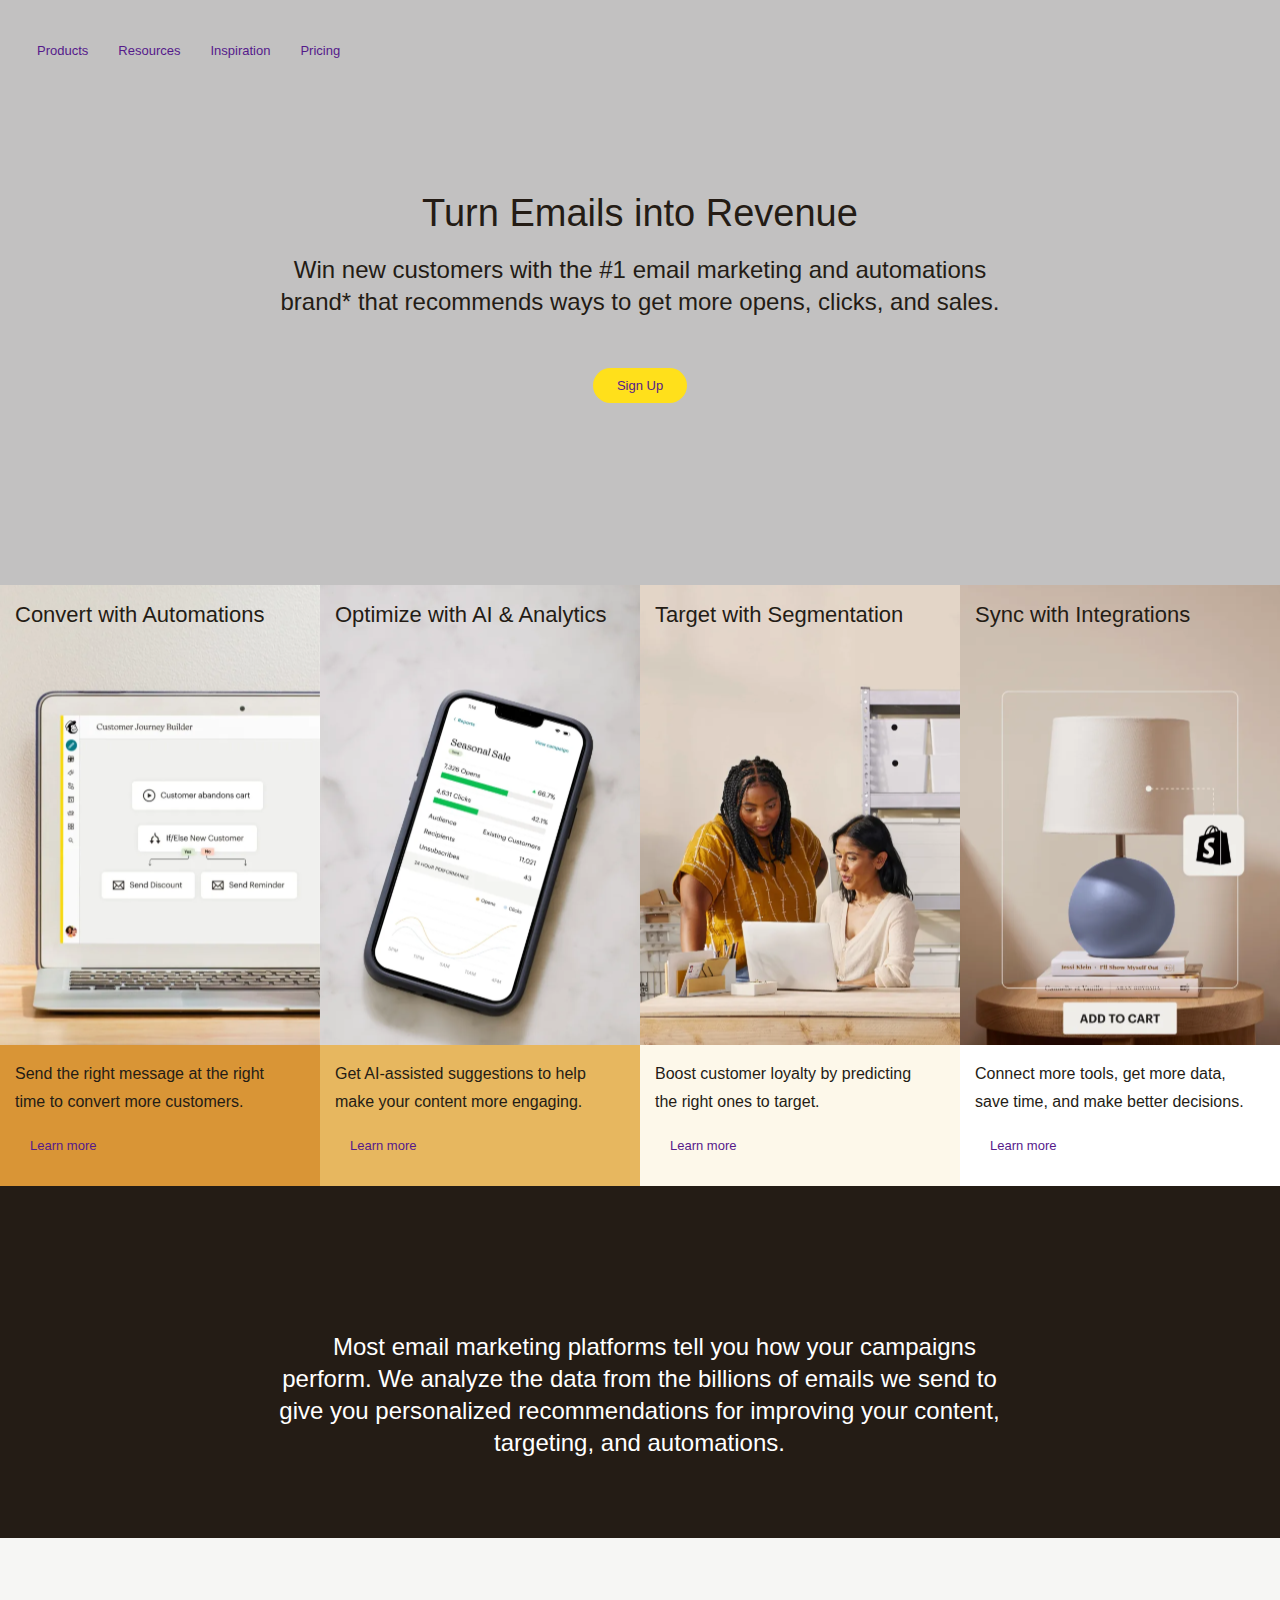
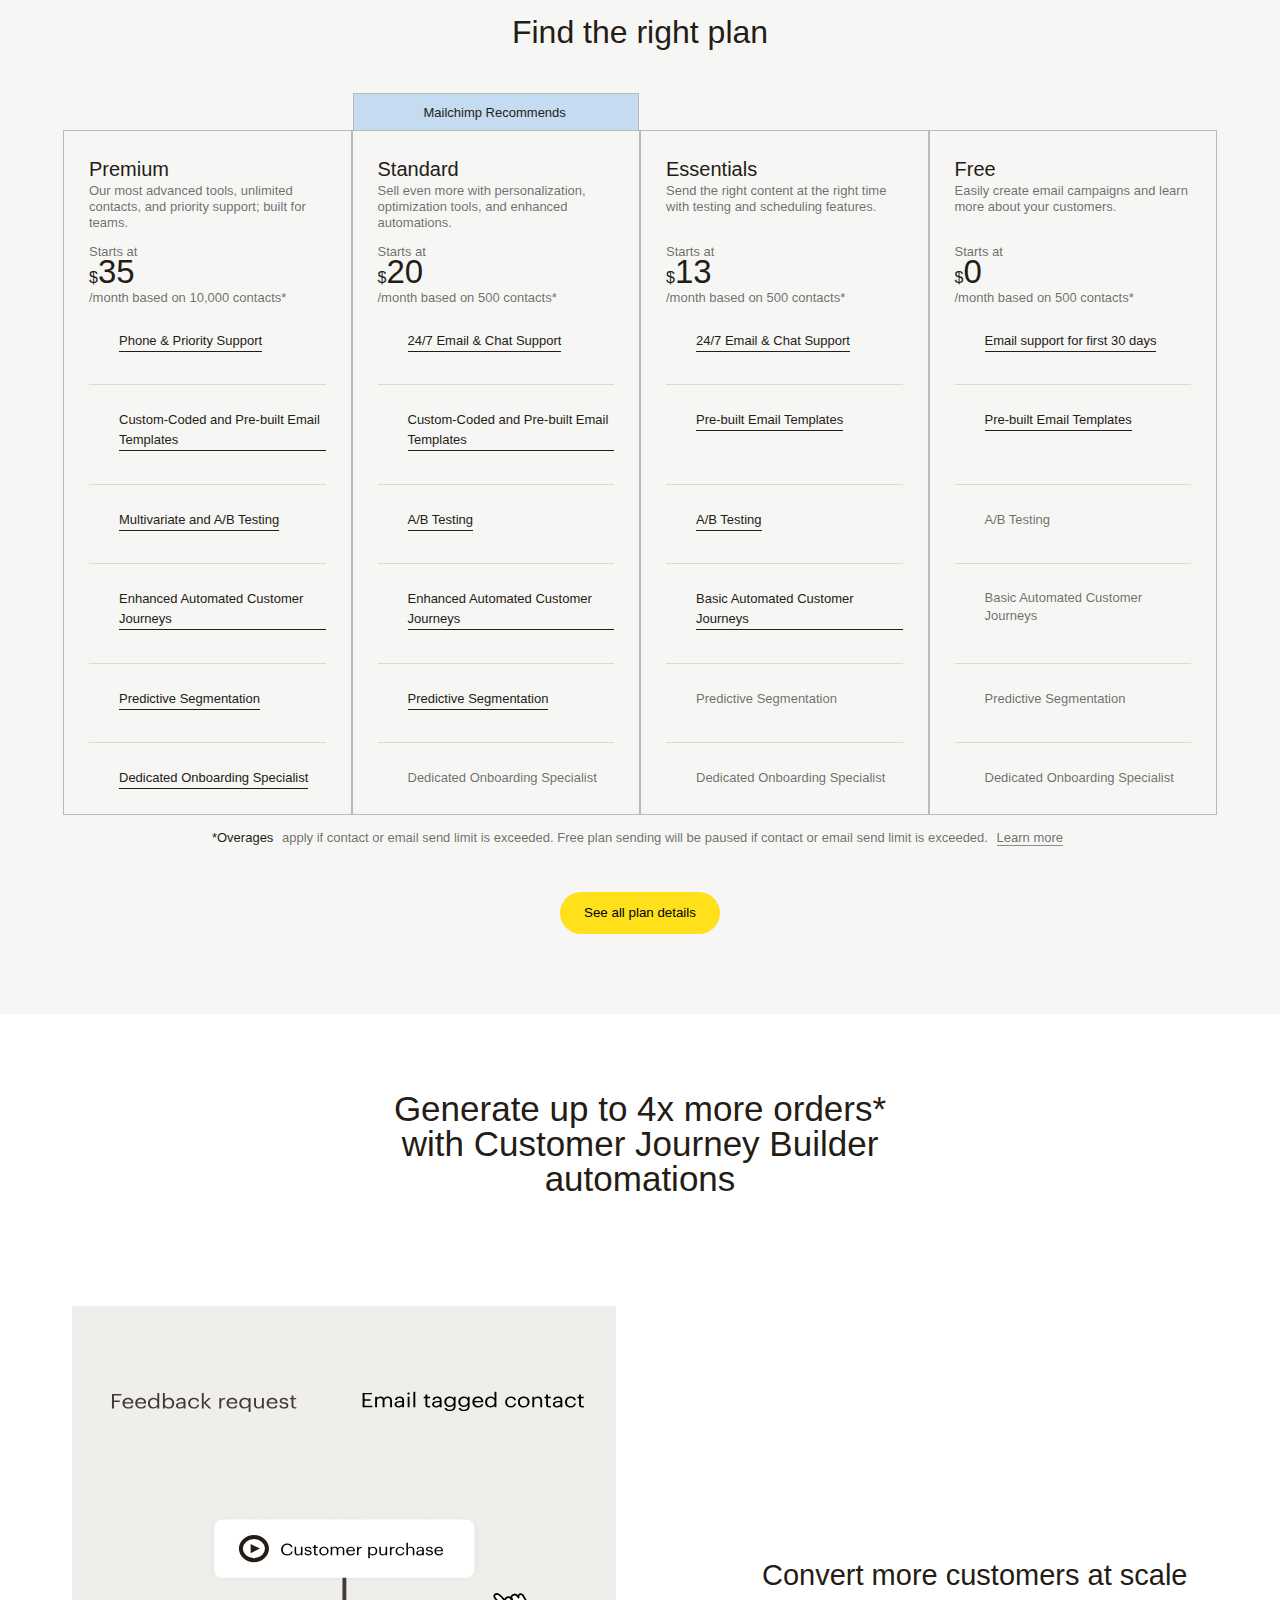
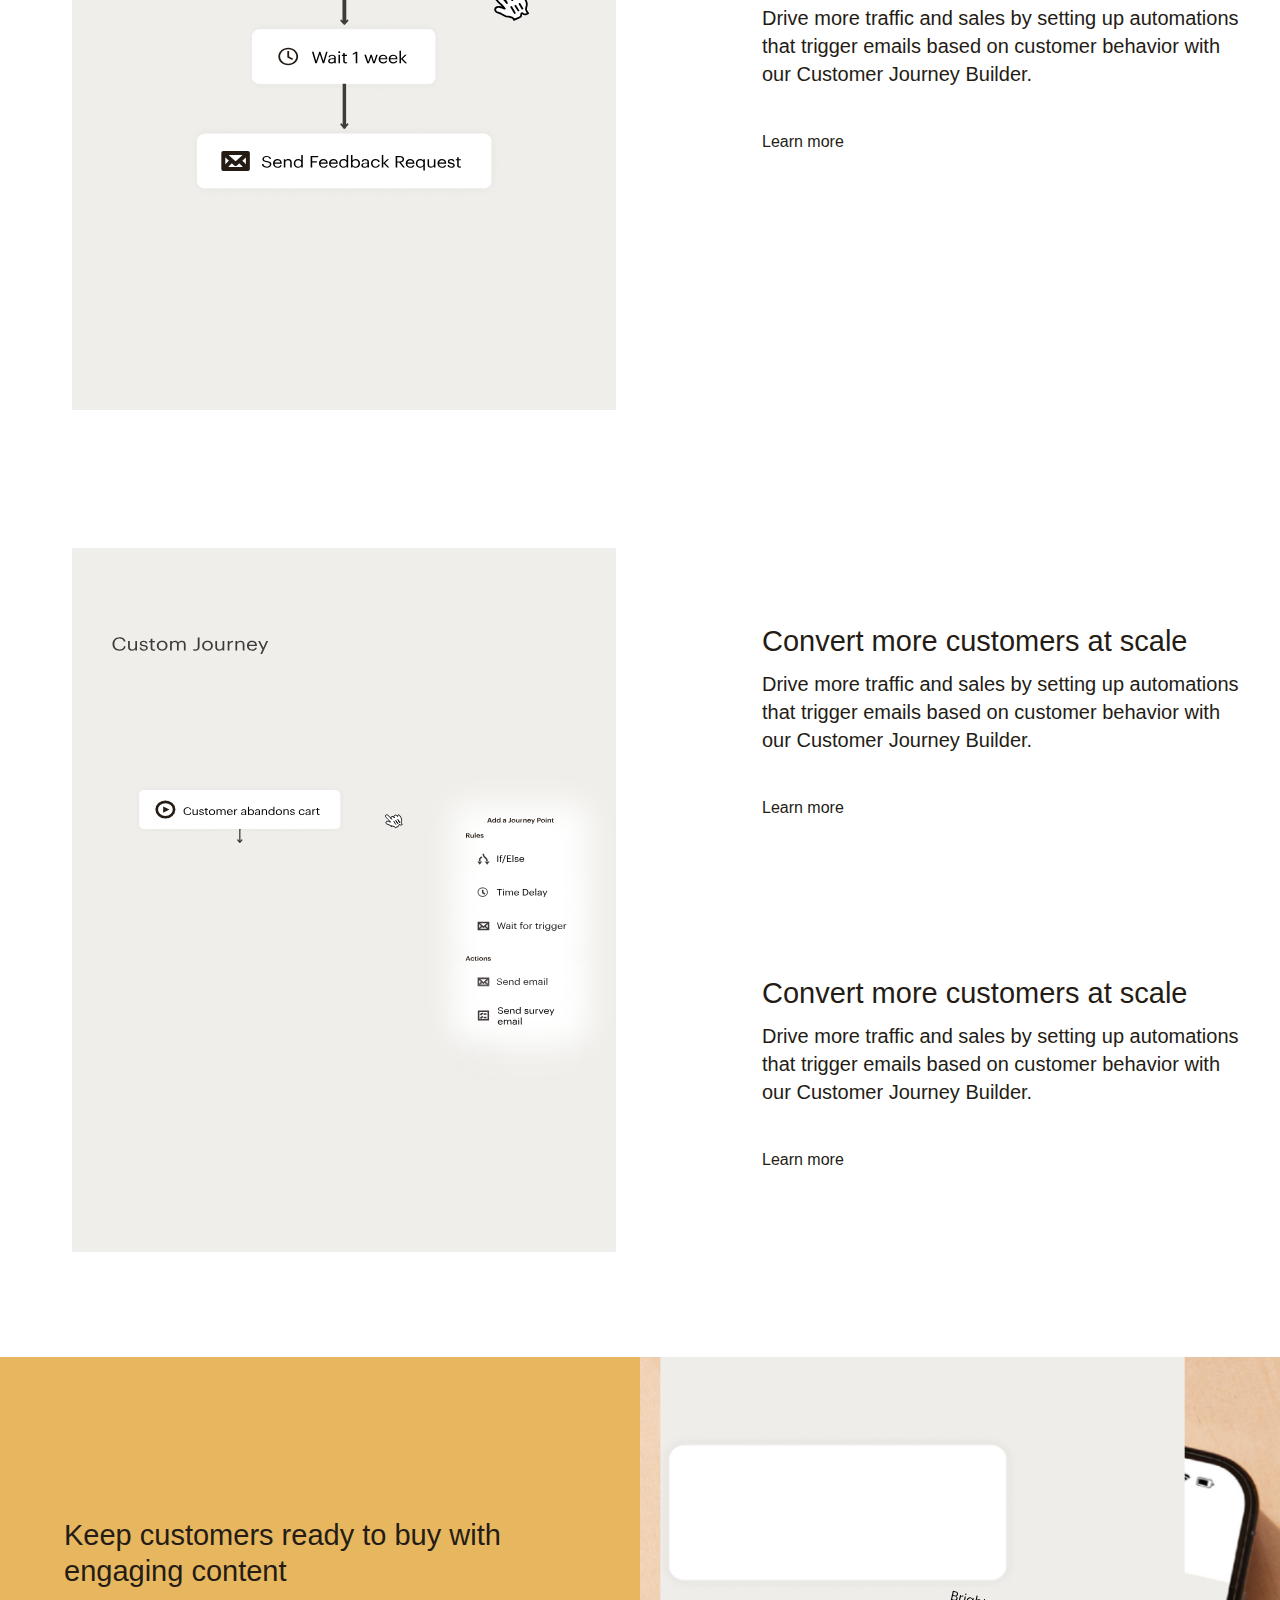
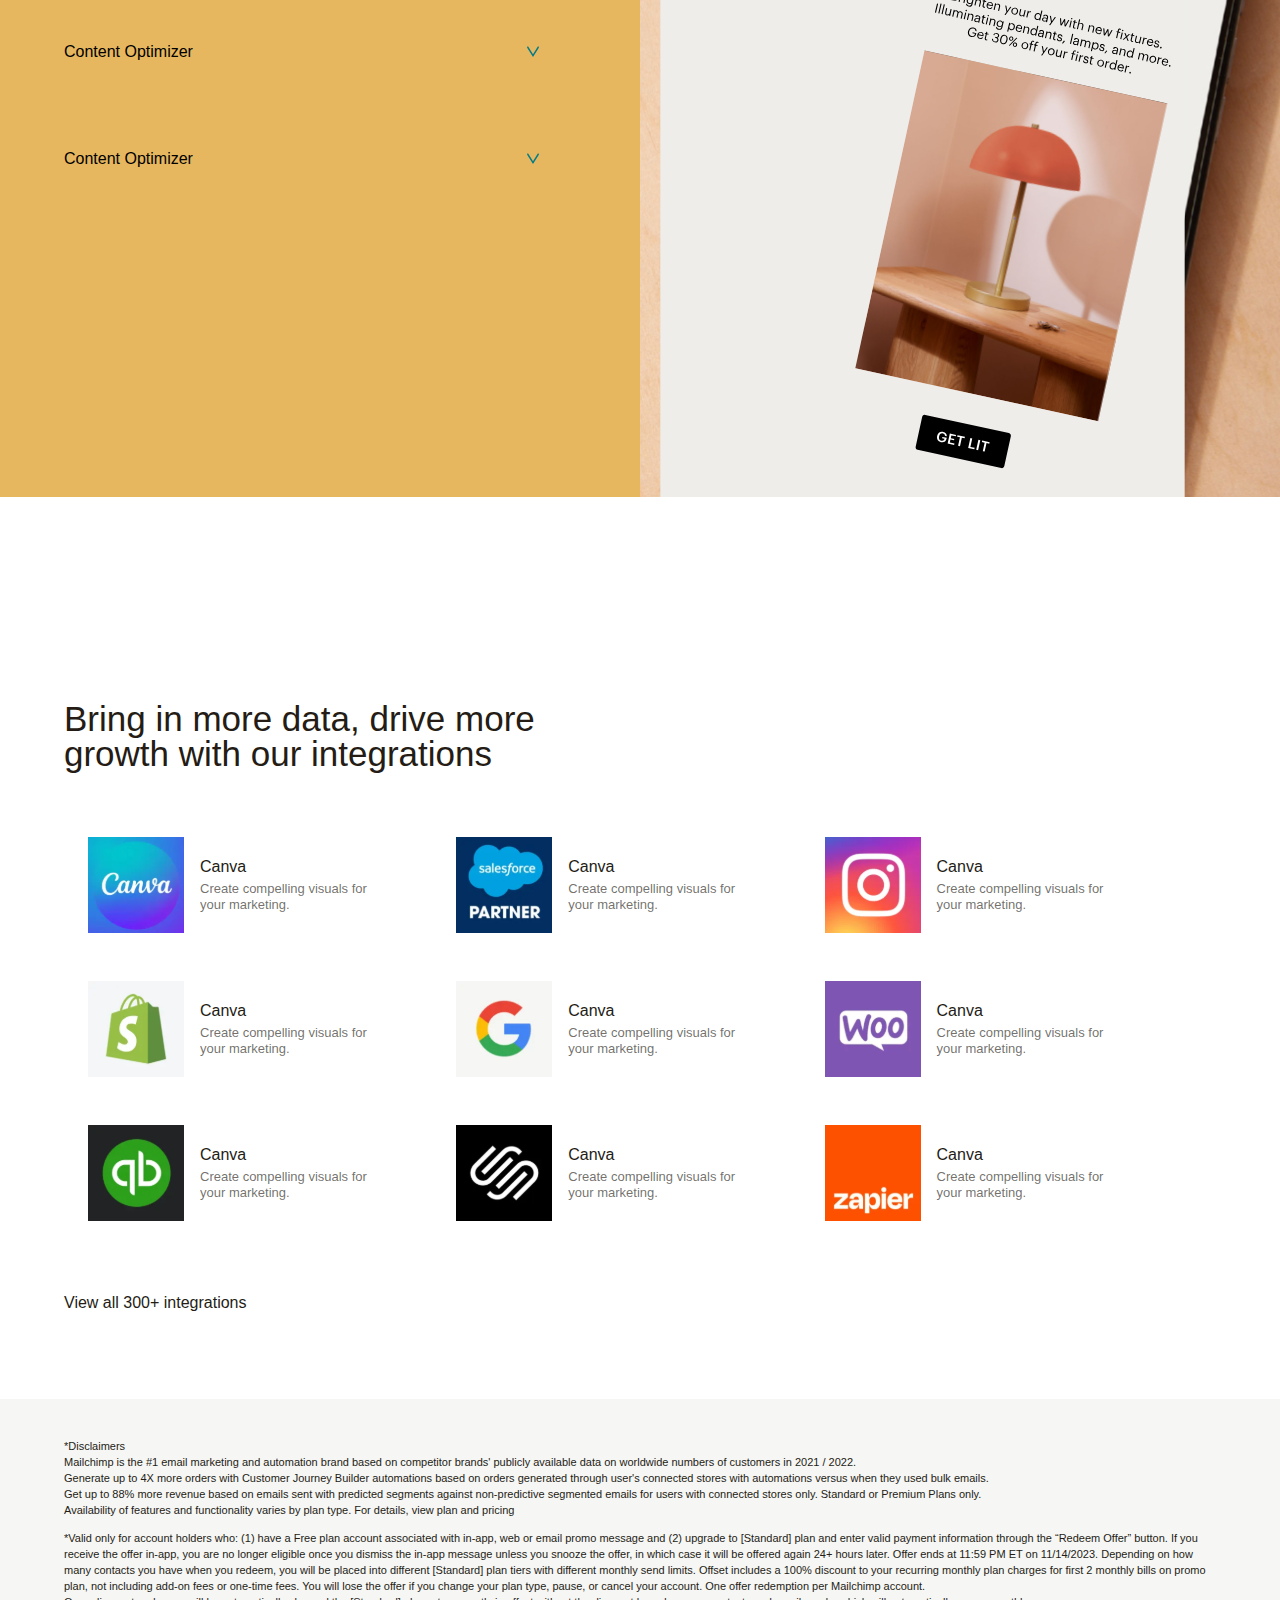
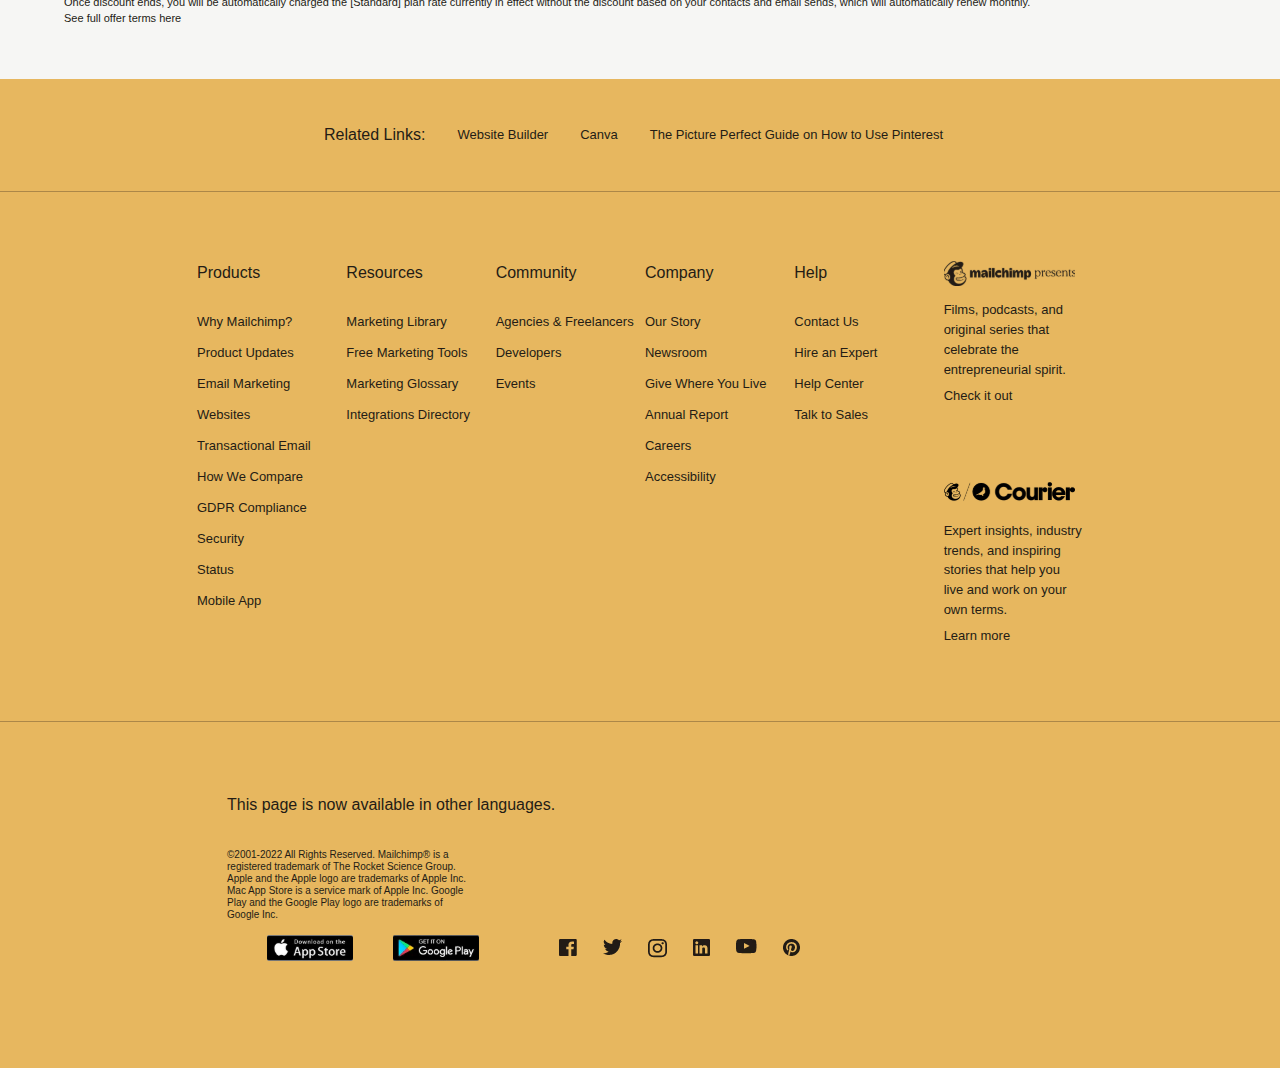
<file: index.html>
<!doctype html>
<html lang="en">
<head>
    <meta charset="UTF-8">
    <meta name="viewport"
          content="width=device-width, user-scalable=no, initial-scale=1.0, maximum-scale=1.0, minimum-scale=1.0">
    <meta http-equiv="X-UA-Compatible" content="ie=edge">
    <link rel="stylesheet" href="css/style.css">
    <title>INTUIT MAILCHIMP</title>
</head>
<body>
<div class="wrapper">
    <header class="header">
        <div class="header__container _container">
            <!--            First nav-->
            <nav class="header__menu menu-header">
                <ul class="menu-header__list">
                    <li class="menu-header__item">
                        <a href="" class="menu-header__link">Products</a>
                    </li>
                    <li class="menu-header__item">
                        <a href="" class="menu-header__link">Resources</a>
                    </li>
                    <li class="menu-header__item">
                        <a href="" class="menu-header__link">Inspiration</a>
                    </li>
                    <li class="menu-header__item">
                        <a href="" class="menu-header__link">Pricing</a>
                    </li>
                </ul>
            </nav>
<!--            <nav class="header__info info-header">-->
<!--                <ul class="info-header__list">-->
<!--                    <li class="info-header__item">-->
<!--                        <span>Sales:</span><a href="" class="info-header__link">+1 (800) 315-5939</a>-->
<!--                    </li>-->
<!--                    <li class="info-header__item">-->
<!--                        <a href="" class="info-header__link">-->
<!--                            <img src="../img/header/2.svg" alt="search">-->
<!--                        </a>-->
<!--                    </li>-->
<!--                    <li class="info-header__item">-->
<!--                        <a href="" class="info-header__link">Search</a>-->
<!--                    </li>-->
<!--                    &lt;!&ndash;                    <li class="info-header__item">&ndash;&gt;-->
<!--                    &lt;!&ndash;                        <a href="" class="info-header__link">Log In</a>&ndash;&gt;-->
<!--                    &lt;!&ndash;                    </li>&ndash;&gt;-->
<!--                    <li class="info-header__item">-->
<!--                        <a href="" class="header__signin_btn btn">Sign In</a>-->
<!--                    </li>-->
<!--                    <li class="info-header__item">-->
<!--                        <a href="" class="header__signup_btn btn">Sign Up</a>-->
<!--                    </li>-->
<!--                </ul>-->
<!--            </nav>-->
        </div>
    </header>
    <main class="page">

        <div class="page__main-block main-block">
            <div class="main-block__container _container">
                <div class="main-block__body">
                    <h3 class="main-block__title">Turn Emails into Revenue</h3>
                    <div class="main-block__text">Win new customers with the #1 email marketing and automations brand*
                        that
                        recommends ways to get more opens, clicks, and sales.
                    </div>
                    <div class="main-block__btn">
                        <a href="" class="main-block__signup__btn btn">Sign Up</a>
                    </div>
                </div>
            </div>
        </div>

        <div class="page__advantages advantages">
            <div class="advantages__container _container">
                <div class="advantages__body">
                    <div class="advantages__column">
                        <div class="advantages__item item-advantages item-advantages--convert">
                            <div class="item-advantages__top">
                                <h4 class="item-advantages__title">Convert with Automations</h4>
                            </div>
                            <div class="item-advantages__bottom">
                                <div class="item-advantages__text">Send the right message at the right time to
                                    convert
                                    more
                                    customers.
                                </div>
                                <div class="item-advantages__hidden">
                                    <a href="" class="item-advantages__link">Learn more</a>
                                </div>
                            </div>
                        </div>
                    </div>
                    <div class="advantages__column">
                        <div class="advantages__item item-advantages item-advantages--optimize">
                            <div class="item-advantages__top">
                                <h4 class="item-advantages__title">Optimize with AI & Analytics</h4>
                            </div>
                            <div class="item-advantages__bottom">
                                <div class="item-advantages__text">Get AI-assisted suggestions to help make your content
                                    more engaging.
                                </div>
                                <div class="item-advantages__hidden">
                                    <a href="" class="item-advantages__link">Learn more</a>
                                </div>
                            </div>
                        </div>
                    </div>
                    <div class="advantages__column">
                        <div class="advantages__item item-advantages item-advantages--target">
                            <div class="item-advantages__top">
                                <h4 class="item-advantages__title">Target with Segmentation</h4>
                            </div>
                            <div class="item-advantages__bottom">
                                <div class="item-advantages__text">Boost customer loyalty by predicting the right ones
                                    to target.
                                </div>
                                <div class="item-advantages__hidden">
                                    <a href="" class="item-advantages__link">Learn more</a>
                                </div>
                            </div>
                        </div>
                    </div>
                    <div class="advantages__column">
                        <div class="advantages__item item-advantages item-advantages--sync">
                            <div class="item-advantages__top">
                                <h4 class="item-advantages__title">Sync with Integrations</h4>
                            </div>
                            <div class="item-advantages__bottom">
                                <div class="item-advantages__text">Connect more tools, get more data, save time, and
                                    make better decisions.
                                </div>
                                <div class="item-advantages__hidden">
                                    <a href="" class="item-advantages__link">Learn more</a>
                                </div>
                            </div>
                        </div>
                    </div>
                </div>
            </div>
        </div>

        <div class="page__marketing marketing">
            <div class="marketing__container _container">
                <div class="marketing__text">
                    Most email marketing platforms tell you how your campaigns perform. We analyze the data from the
                    billions of emails we send to give you personalized recommendations for improving your content,
                    targeting, and automations.
                </div>
            </div>
        </div>

        <div class="page__plan plan">
            <div class="plan__container _container">
                <h3 class="plan__title">Find the right plan</h3>
                <div class="plan__body">
                    <div class="plan__column">
                        <div class="plan__item item-pricing">
                            <div class="item-pricing__content">
                                <div class="item-pricing__header">
                                    <div class="item-pricing__text">
                                        <h4 class="item-pricing__title">Premium</h4>
                                        <h5 class="item-pricing__subtitle">Our most advanced tools, unlimited contacts,
                                            and
                                            priority
                                            support; built for teams.</h5>
                                    </div>
                                    <div class="item-pricing__price">
                                        Starts at
                                        <div class="item-pricing__price price">
                                            <span>$<span class="price__exactly">35</span></span>
                                        </div>
                                        /month based on 10,000 contacts*
                                    </div>
                                </div>
                                <div class="item-pricing__features">
                                    <div class="item-pricing__feature">
                                        <div class="item-pricing__feature__item">Phone & Priority Support</div>
                                    </div>
                                    <div class="item-pricing__feature">
                                        <div class="item-pricing__feature__item">Custom-Coded and Pre-built Email
                                            Templates
                                        </div>
                                    </div>
                                    <div class="item-pricing__feature">
                                        <div class="item-pricing__feature__item">Multivariate and A/B Testing</div>
                                    </div>
                                    <div class="item-pricing__feature">
                                        <div class="item-pricing__feature__item">Enhanced Automated Customer Journeys
                                        </div>
                                    </div>
                                    <div class="item-pricing__feature">
                                        <div class="item-pricing__feature__item">Predictive Segmentation</div>
                                    </div>
                                    <div class="item-pricing__feature">
                                        <div class="item-pricing__feature__item">Dedicated Onboarding Specialist</div>
                                    </div>
                                </div>
                            </div>
                        </div>
                    </div>
                    <div class="plan__column">
                        <div class="plan__item item-pricing">
                            <div class="item-pricing__content">
                                <div class="item-pricing__header">
                                    <div class="item-pricing__text">
                                        <h4 class="item-pricing__title">Standard</h4>
                                        <h5 class="item-pricing__subtitle">Sell even more with personalization,
                                            optimization
                                            tools,
                                            and enhanced automations.</h5>
                                    </div>
                                    <div class="item-pricing__price">
                                        Starts at
                                        <div class="item-pricing__price price">
                                            <span>$<span class="price__exactly">20</span></span>
                                        </div>
                                        /month based on 500 contacts*
                                    </div>
                                </div>
                                <div class="item-pricing__features">
                                    <div class="item-pricing__feature">
                                        <div class="item-pricing__feature__item">24/7 Email & Chat Support</div>
                                    </div>
                                    <div class="item-pricing__feature">
                                        <div class="item-pricing__feature__item">Custom-Coded and Pre-built Email
                                            Templates
                                        </div>
                                    </div>
                                    <div class="item-pricing__feature">
                                        <div class="item-pricing__feature__item">A/B Testing</div>
                                    </div>
                                    <div class="item-pricing__feature">
                                        <div class="item-pricing__feature__item">Enhanced Automated Customer Journeys
                                        </div>
                                    </div>
                                    <div class="item-pricing__feature">
                                        <div class="item-pricing__feature__item">Predictive Segmentation</div>
                                    </div>
                                    <div class="item-pricing__feature">
                                        <div class="item-pricing__feature__item _disabled-feature">Dedicated Onboarding
                                            Specialist
                                        </div>
                                    </div>
                                </div>
                            </div>
                        </div>
                    </div>
                    <div class="plan__column">
                        <div class="plan__item item-pricing">
                            <div class="item-pricing__content">
                                <div class="item-pricing__header">
                                    <div class="item-pricing__text">
                                        <h4 class="item-pricing__title">Essentials</h4>
                                        <h5 class="item-pricing__subtitle">Send the right content at the right time with
                                            testing
                                            and
                                            scheduling features.</h5>
                                    </div>
                                    <div class="item-pricing__price">
                                        Starts at
                                        <div class="item-pricing__price price">
                                            <span>$<span class="price__exactly">13</span></span>
                                        </div>
                                        /month based on 500 contacts*
                                    </div>
                                </div>
                                <div class="item-pricing__features">
                                    <div class="item-pricing__feature">
                                        <div class="item-pricing__feature__item">24/7 Email & Chat Support</div>
                                    </div>
                                    <div class="item-pricing__feature">
                                        <div class="item-pricing__feature__item">Pre-built Email Templates</div>
                                    </div>
                                    <div class="item-pricing__feature">
                                        <div class="item-pricing__feature__item">A/B Testing</div>
                                    </div>
                                    <div class="item-pricing__feature">
                                        <div class="item-pricing__feature__item">Basic Automated Customer Journeys</div>
                                    </div>
                                    <div class="item-pricing__feature">
                                        <div class="item-pricing__feature__item _disabled-feature">Predictive
                                            Segmentation
                                        </div>
                                    </div>
                                    <div class="item-pricing__feature">
                                        <div class="item-pricing__feature__item _disabled-feature">Dedicated Onboarding
                                            Specialist
                                        </div>
                                    </div>
                                </div>
                            </div>
                        </div>
                    </div>
                    <div class="plan__column">
                        <div class="plan__item item-pricing">
                            <div class="item-pricing__content">
                                <div class="item-pricing__header">
                                    <div class="item-pricing__text">
                                        <h4 class="item-pricing__title">Free</h4>
                                        <h5 class="item-pricing__subtitle">Easily create email campaigns and learn more
                                            about
                                            your
                                            customers.</h5>
                                    </div>
                                    <div class="item-pricing__price">
                                        Starts at
                                        <div class="item-pricing__price price">
                                            <span>$<span class="price__exactly">0</span></span>
                                        </div>
                                        /month based on 500 contacts*
                                    </div>
                                </div>
                                <div class="item-pricing__features">
                                    <div class="item-pricing__feature">
                                        <div class="item-pricing__feature__item">Email support for first 30 days</div>
                                    </div>
                                    <div class="item-pricing__feature">
                                        <div class="item-pricing__feature__item">Pre-built Email Templates</div>
                                    </div>
                                    <div class="item-pricing__feature">
                                        <div class="item-pricing__feature__item  _disabled-feature">A/B Testing</div>
                                    </div>
                                    <div class="item-pricing__feature">
                                        <div class="item-pricing__feature__item _disabled-feature">Basic Automated
                                            Customer Journeys
                                        </div>
                                    </div>
                                    <div class="item-pricing__feature">
                                        <div class="item-pricing__feature__item _disabled-feature">Predictive
                                            Segmentation
                                        </div>
                                    </div>
                                    <div class="item-pricing__feature">
                                        <div class="item-pricing__feature__item _disabled-feature">Dedicated Onboarding
                                            Specialist
                                        </div>
                                    </div>
                                </div>
                            </div>
                        </div>
                    </div>
                </div>
                <div class="plan__info">
                    <span class="plan__overages">*Overages</span>
                    apply if contact or email send limit is exceeded. Free plan sending will be paused if contact or
                    email send limit is exceeded.
                    <a href="" class="plan__more">Learn more</a>
                </div>
                <div class="plan__btn">
                    <button class="plan__btn btn" type="button">See all plan details</button>
                </div>
            </div>
        </div>

        <div class="page__generate generate">
            <div class="generate__container _container">
                <h3 class="generate__title">Generate up to 4x more orders* with Customer Journey Builder
                    automations</h3>
                <div class="generate__body">
                    <div class="generate__row">
                        <div class="generate__column generate__item item-generate">
                            <div class="item-generate__content">
                                <div class="item-generate__header header-item-generate header-item-generate__top">
                                    <!--  <div class="header-item-generate__disabled">Feedback request</div>-->
                                    <!--  <div class="header-item-generate__active">Email tagged contact</div>-->
                                </div>
                            </div>
                        </div>
                        <div class="generate__column generate__description description__generate">
                            <div class="description__generate__content">
                                <div class="description__generate__header">Convert more customers at scale</div>
                                <div class="description__generate__body">Drive more traffic and sales by setting up
                                    automations that trigger emails based on customer behavior with our Customer Journey
                                    Builder.
                                </div>
                                <div class="description__generate__more">
                                    Learn more
                                </div>
                            </div>
                        </div>
                    </div>
                    <div class="generate__row">
                        <div class="generate__column generate__item item-generate">
                            <div class="item-generate__content">
                                <div class="item-generate__header header-item-generate header-item-generate__bottom">
                                    <!--  <div class="header-item-generate__disabled">Feedback request</div>-->
                                    <!--  <div class="header-item-generate__active">Email tagged contact</div>-->
                                </div>
                            </div>
                        </div>
                        <div class="generate__column generate__description description__generate">
                            <div class="description__generate__content">
                                <div class="description__generate__header">Convert more customers at scale</div>
                                <div class="description__generate__body">Drive more traffic and sales by setting up
                                    automations that trigger emails based on customer behavior with our Customer Journey
                                    Builder.
                                </div>
                                <div class="description__generate__more">Learn more</div>
                            </div>
                            <div class="description__generate__content">
                                <div class="description__generate__header">Convert more customers at scale</div>
                                <div class="description__generate__body">Drive more traffic and sales by setting up
                                    automations that trigger emails based on customer behavior with our Customer Journey
                                    Builder.
                                </div>
                                <div class="description__generate__more">Learn more</div>
                            </div>
                        </div>

                    </div>
                </div>
            </div>
        </div>

        <div class="page__keep keep">
            <div class="keep__container _container">
                <div class="keep__body">
                    <div class="keep__column">
                        <div class="keep__content">
                            <div class="keep__item item-keep">
                                <div class="item-keep__header">Keep customers ready to buy with engaging content</div>
                                <div class="item-keep__body">
                                    <div class="item-keep__faq">
                                        <button class="open-faq__btn" type="button">Content Optimizer
                                            <span>
                                                <img
                                                        src="img/keep/1.svg"
                                                        alt="keep"
                                                >
                                            </span>
                                        </button>
                                        <div class="content-faq">Learn how your emails compare to the top-performing
                                            campaigns in your industry and get data-driven suggestions for improving
                                            your copy, imagery, and layout.
                                            <div class="content-faq__more">
                                                <a href="" class="content-faq__link">Learn more</a>
                                            </div>
                                        </div>
                                    </div>
                                    <div class="item-keep__faq">
                                        <button class="open-faq__btn" type="button">Content Optimizer
                                            <span>
                                                <img
                                                        src="img/keep/1.svg"
                                                        alt="keep"
                                                >
                                            </span>
                                        </button>
                                        <div class="content-faq">Learn how your emails compare to the top-performing
                                            campaigns in your industry and get data-driven suggestions for improving
                                            your copy, imagery, and layout.
                                            <div class="content-faq__more">
                                                <a href="" class="content-faq__link">Learn more</a>
                                            </div>
                                        </div>
                                    </div>
                                </div>
                            </div>
                        </div>
                    </div>
                    <div class="keep__column image-keep"></div>
                </div>
            </div>
        </div>

        <div class="page__bring bring">
            <div class="bring__container _container">
                <div class="bring__content">
                    <h4 class="bring__title">Bring in more data, drive more growth with our integrations</h4>
                    <div class="bring__body">
                        <div class="bring__column">
                            <div class="bring__item item-bring">
                                <div class="item-bring__content">
                                    <div class="item-bring__image">
                                        <img src="img/bring/IMAGE.svg" alt="bring">
                                    </div>
                                    <div class="item-bring__info">
                                        <div class="item-bring__title">Canva</div>
                                        <div class="item-bring__text">Create compelling visuals for your marketing.
                                        </div>
                                    </div>
                                </div>
                            </div>
                            <div class="bring__item item-bring">
                                <div class="item-bring__content">
                                    <div class="item-bring__image">
                                        <img src="img/bring/IMAGE1.svg" alt="bring">
                                    </div>
                                    <div class="item-bring__info">
                                        <div class="item-bring__title">Canva</div>
                                        <div class="item-bring__text">Create compelling visuals for your marketing.
                                        </div>
                                    </div>
                                </div>
                            </div>
                            <div class="bring__item item-bring">
                                <div class="item-bring__content">
                                    <div class="item-bring__image">
                                        <img src="img/bring/IMAGE2.svg" alt="bring">
                                    </div>
                                    <div class="item-bring__info">
                                        <div class="item-bring__title">Canva</div>
                                        <div class="item-bring__text">Create compelling visuals for your marketing.
                                        </div>
                                    </div>
                                </div>
                            </div>
                        </div>
                        <div class="bring__column">
                            <div class="bring__item item-bring">
                                <div class="item-bring__content">
                                    <div class="item-bring__image">
                                        <img src="img/bring/IMAGE3.svg" alt="bring">
                                    </div>
                                    <div class="item-bring__info">
                                        <div class="item-bring__title">Canva</div>
                                        <div class="item-bring__text">Create compelling visuals for your marketing.
                                        </div>
                                    </div>
                                </div>
                            </div>
                            <div class="bring__item item-bring">
                                <div class="item-bring__content">
                                    <div class="item-bring__image">
                                        <img src="img/bring/IMAGE4.svg" alt="bring">
                                    </div>
                                    <div class="item-bring__info">
                                        <div class="item-bring__title">Canva</div>
                                        <div class="item-bring__text">Create compelling visuals for your marketing.
                                        </div>
                                    </div>
                                </div>
                            </div>
                            <div class="bring__item item-bring">
                                <div class="item-bring__content">
                                    <div class="item-bring__image">
                                        <img src="img/bring/IMAGE5.svg" alt="bring">
                                    </div>
                                    <div class="item-bring__info">
                                        <div class="item-bring__title">Canva</div>
                                        <div class="item-bring__text">Create compelling visuals for your marketing.
                                        </div>
                                    </div>
                                </div>
                            </div>
                        </div>
                        <div class="bring__column">
                            <div class="bring__item item-bring">
                                <div class="item-bring__content">
                                    <div class="item-bring__image">
                                        <img src="img/bring/IMAGE6.svg" alt="bring">
                                    </div>
                                    <div class="item-bring__info">
                                        <div class="item-bring__title">Canva</div>
                                        <div class="item-bring__text">Create compelling visuals for your marketing.
                                        </div>
                                    </div>
                                </div>
                            </div>
                            <div class="bring__item item-bring">
                                <div class="item-bring__content">
                                    <div class="item-bring__image">
                                        <img src="img/bring/IMAGE7.svg" alt="bring">
                                    </div>
                                    <div class="item-bring__info">
                                        <div class="item-bring__title">Canva</div>
                                        <div class="item-bring__text">Create compelling visuals for your marketing.
                                        </div>
                                    </div>
                                </div>
                            </div>
                            <div class="bring__item item-bring">
                                <div class="item-bring__content">
                                    <div class="item-bring__image">
                                        <img src="img/bring/IMAGE8.svg" alt="bring">
                                    </div>
                                    <div class="item-bring__info">
                                        <div class="item-bring__title">Canva</div>
                                        <div class="item-bring__text">Create compelling visuals for your marketing.
                                        </div>
                                    </div>
                                </div>
                            </div>
                        </div>
                    </div>
                    <h5 class="bring__footer-title">View all 300+ integrations</h5>
                </div>
            </div>
        </div>

        <div class="page__disclaimers disclaimers">
            <div class="disclaimers__container _container">
                <div class="disclaimers__body">
                    <h5 class="disclaimers__title">*Disclaimers</h5>
                    <p class="disclaimers__text">
                        Mailchimp is the #1 email marketing and automation brand based on competitor brands' publicly
                        available data on worldwide numbers of customers in 2021 / 2022.
                        <br>Generate up to 4X more orders with Customer Journey Builder automations based on orders
                        generated through user's connected stores with automations versus when they used bulk emails.
                        <br>Get up to 88% more revenue based on emails sent with predicted segments against
                        non-predictive segmented emails for users with connected stores only. Standard or Premium Plans
                        only.
                        <br>Availability of features and functionality varies by plan type. For details, view plan and
                        pricing
                    </p>
                    <p class="disclaimers__text">
                        *Valid only for account holders who: (1) have a Free plan account associated with in-app, web or
                        email promo message and (2) upgrade to [Standard] plan and enter valid payment information
                        through the “Redeem Offer” button. If you receive the offer in-app, you are no longer eligible
                        once you dismiss the in-app message unless you snooze the offer, in which case it will be
                        offered again 24+ hours later. Offer ends at 11:59 PM ET on 11/14/2023. Depending on how many
                        contacts you have when you redeem, you will be placed into different [Standard] plan tiers with
                        different monthly send limits. Offset includes a 100% discount to your recurring monthly plan
                        charges for first 2 monthly bills on promo plan, not including add-on fees or one-time fees. You
                        will lose the offer if you change your plan type, pause, or cancel your account. One offer
                        redemption per Mailchimp account.
                        <br>Once discount ends, you will be automatically charged the [Standard] plan rate currently in
                        effect without the discount based on your contacts and email sends, which will automatically
                        renew monthly.
                        <br>See full offer terms here
                    </p>
                </div>
            </div>
        </div>

    </main>

    <footer class="footer">

        <div class="footer__container _container">

            <div class="footer__top">
                <div class="footer__top__body">
                    <ul class="footer__top__list">
                        <li class="footer__top__item">Related Links:</li>
                        <li class="footer__top__item">
                            <a class="footer__top__link" href="">Website Builder</a>
                        </li>
                        <li class="footer__top__item">
                            <a class="footer__top__link" href="">Canva</a>
                        </li>
                        <li class="footer__top__item">
                            <a class="footer__top__link" href="">The Picture Perfect Guide on How to Use Pinterest</a>
                        </li>
                    </ul>
                </div>
            </div>

            <div class="footer__middle">
                <div class="footer__middle__body">
                    <div class="footer__middle__column">
                        <div class="footer__middle__item item-footer__middle">
                            <div class="item-footer__middle__content">
                                <ul class="item-footer__middle__list">
                                    <li class="item-footer__middle__element">Products</li>
                                    <li class="item-footer__middle__element"><a href=""
                                                                                class="item-footer__middle__link">Why
                                        Mailchimp?</a></li>
                                    <li class="item-footer__middle__element"><a href=""
                                                                                class="item-footer__middle__link">Product
                                        Updates</a></li>
                                    <li class="item-footer__middle__element"><a href=""
                                                                                class="item-footer__middle__link">Email
                                        Marketing</a></li>
                                    <li class="item-footer__middle__element"><a href=""
                                                                                class="item-footer__middle__link">Websites</a>
                                    </li>
                                    <li class="item-footer__middle__element"><a href=""
                                                                                class="item-footer__middle__link">Transactional
                                        Email</a></li>
                                    <li class="item-footer__middle__element"><a href=""
                                                                                class="item-footer__middle__link">How We
                                        Compare</a></li>
                                    <li class="item-footer__middle__element"><a href=""
                                                                                class="item-footer__middle__link">GDPR
                                        Compliance</a></li>
                                    <li class="item-footer__middle__element"><a href=""
                                                                                class="item-footer__middle__link">Security</a>
                                    </li>
                                    <li class="item-footer__middle__element"><a href=""
                                                                                class="item-footer__middle__link">Status</a>
                                    </li>
                                    <li class="item-footer__middle__element"><a href=""
                                                                                class="item-footer__middle__link">Mobile
                                        App</a></li>
                                </ul>
                            </div>
                        </div>
                    </div>
                    <div class="footer__middle__column">
                        <div class="footer__middle__item item-footer__middle">
                            <div class="item-footer__middle__content">
                                <ul class="item-footer__middle__list">
                                    <li class="item-footer__middle__element">Resources</li>
                                    <li class="item-footer__middle__element"><a href=""
                                                                                class="item-footer__middle__link">Marketing
                                        Library</a></li>
                                    <li class="item-footer__middle__element"><a href=""
                                                                                class="item-footer__middle__link">Free
                                        Marketing Tools</a></li>
                                    <li class="item-footer__middle__element"><a href=""
                                                                                class="item-footer__middle__link">Marketing
                                        Glossary</a></li>
                                    <li class="item-footer__middle__element"><a href=""
                                                                                class="item-footer__middle__link">Integrations
                                        Directory</a></li>
                                </ul>
                            </div>
                        </div>
                    </div>
                    <div class="footer__middle__column">
                        <div class="footer__middle__item item-footer__middle">
                            <div class="item-footer__middle__content">
                                <ul class="item-footer__middle__list">
                                    <li class="item-footer__middle__element">Community</li>
                                    <li class="item-footer__middle__element"><a href=""
                                                                                class="item-footer__middle__link">Agencies
                                        & Freelancers</a></li>
                                    <li class="item-footer__middle__element"><a href=""
                                                                                class="item-footer__middle__link">Developers</a>
                                    </li>
                                    <li class="item-footer__middle__element"><a href=""
                                                                                class="item-footer__middle__link">Events</a>
                                    </li>
                                </ul>
                            </div>
                        </div>
                    </div>
                    <div class="footer__middle__column">
                        <div class="footer__middle__item item-footer__middle">
                            <div class="item-footer__middle__content">
                                <ul class="item-footer__middle__list">
                                    <li class="item-footer__middle__element">Company</li>
                                    <li class="item-footer__middle__element"><a href=""
                                                                                class="item-footer__middle__link">Our
                                        Story</a></li>
                                    <li class="item-footer__middle__element"><a href=""
                                                                                class="item-footer__middle__link">Newsroom</a>
                                    </li>
                                    <li class="item-footer__middle__element"><a href=""
                                                                                class="item-footer__middle__link">Give
                                        Where You Live</a></li>
                                    <li class="item-footer__middle__element"><a href=""
                                                                                class="item-footer__middle__link">Annual
                                        Report</a></li>
                                    <li class="item-footer__middle__element"><a href=""
                                                                                class="item-footer__middle__link">Careers</a>
                                    </li>
                                    <li class="item-footer__middle__element"><a href=""
                                                                                class="item-footer__middle__link">Accessibility</a>
                                    </li>
                                </ul>
                            </div>
                        </div>
                    </div>
                    <div class="footer__middle__column">
                        <div class="footer__middle__item item-footer__middle">
                            <div class="item-footer__middle__content">
                                <ul class="item-footer__middle__list">
                                    <li class="item-footer__middle__element">Help</li>
                                    <li class="item-footer__middle__element"><a href=""
                                                                                class="item-footer__middle__link">Contact
                                        Us</a></li>
                                    <li class="item-footer__middle__element"><a href=""
                                                                                class="item-footer__middle__link">Hire
                                        an Expert</a></li>
                                    <li class="item-footer__middle__element"><a href=""
                                                                                class="item-footer__middle__link">Help
                                        Center</a></li>
                                    <li class="item-footer__middle__element"><a href=""
                                                                                class="item-footer__middle__link">Talk
                                        to Sales</a></li>
                                </ul>
                            </div>
                        </div>
                    </div>
                    <div class="footer__middle__column">
                        <div class="footer__middle__item item-footer__middle">
                            <div class="item-footer__middle__content">
                                <div class="item-footer__middle__image">
                                    <img src="img/footer/middle/f1.svg" alt="footer">
                                </div>
                                <div class="item-footer__middle__text">Films, podcasts, and original series that
                                    celebrate the entrepreneurial spirit.
                                </div>
                                <div class="item-footer__middle__more">Check it out</div>
                            </div>
                            <div class="item-footer__middle__content">
                                <div class="item-footer__middle__image">
                                    <img src="img/footer/middle/f2.svg" alt="footer">
                                </div>
                                <div class="item-footer__middle__text">Expert insights, industry trends, and inspiring
                                    stories that help you live and work on your own terms.
                                </div>
                                <div class="item-footer__middle__more">Learn more</div>
                            </div>
                        </div>
                    </div>
                </div>
            </div>

            <div class="footer__bottom">
                <div class="footer__bottom__body">
                    <div class="footer__bottom__column">
                        <div class="footer__bottom__item item-footer__bottom">
                            <div class="item-footer__bottom__content">
                                <div class="item-footer__bottom__images">
                                    <a href="" class="item-footer__bottom__image">
                                        <img src="img/footer/bottom/b1.svg" alt="footer">
                                    </a>
                                    <a href="" class="item-footer__bottom__image">
                                        <img src="img/footer/bottom/b2.svg" alt="footer">
                                    </a>
                                </div>
                            </div>
                        </div>
                    </div>
                    <div class="footer__bottom__column">
                        <div class="footer__bottom__item item-footer__bottom">
                            <div class="item-footer__bottom__content">
                                <div class="item-footer__bottom__images">
                                    <a href="" class="item-footer__bottom__image">
                                        <img src="img/footer/bottom/b3.svg" alt="footer">
                                    </a>
                                    <a href="" class="item-footer__bottom__image">
                                        <img src="img/footer/bottom/b4.svg" alt="footer">
                                    </a>
                                    <a href="" class="item-footer__bottom__image">
                                        <img src="img/footer/bottom/b5.svg" alt="footer">
                                    </a>
                                    <a href="" class="item-footer__bottom__image">
                                        <img src="img/footer/bottom/b6.svg" alt="footer">
                                    </a>
                                    <a href="" class="item-footer__bottom__image">
                                        <img src="img/footer/bottom/b7.svg" alt="footer">
                                    </a>
                                    <a href="" class="item-footer__bottom__image">
                                        <img src="img/footer/bottom/b8.svg" alt="footer">
                                    </a>
                                </div>
                            </div>
                        </div>
                    </div>
                    <div class="footer__bottom__column">
                        <div class="footer__bottom__item item-footer__bottom">
                            <div class="item-footer__bottom__content">
                                <div class="item-footer__bottom__text">
                                    <h6 class="item-footer__bottom__title">This page is now available in other
                                        languages.</h6>
                                    <p class="item-footer__bottom__copyright">©2001-2022 All Rights Reserved. Mailchimp®
                                        is a registered trademark of The Rocket Science Group. Apple and the Apple logo
                                        are trademarks of Apple Inc. Mac App Store is a service mark of Apple Inc.
                                        Google Play and the Google Play logo are trademarks of Google Inc.</p>
                                </div>
                            </div>
                        </div>
                    </div>
                </div>
            </div>

        </div>

    </footer>
</div>
<script src="js/script.js"></script>
</body>
</html>
</file>
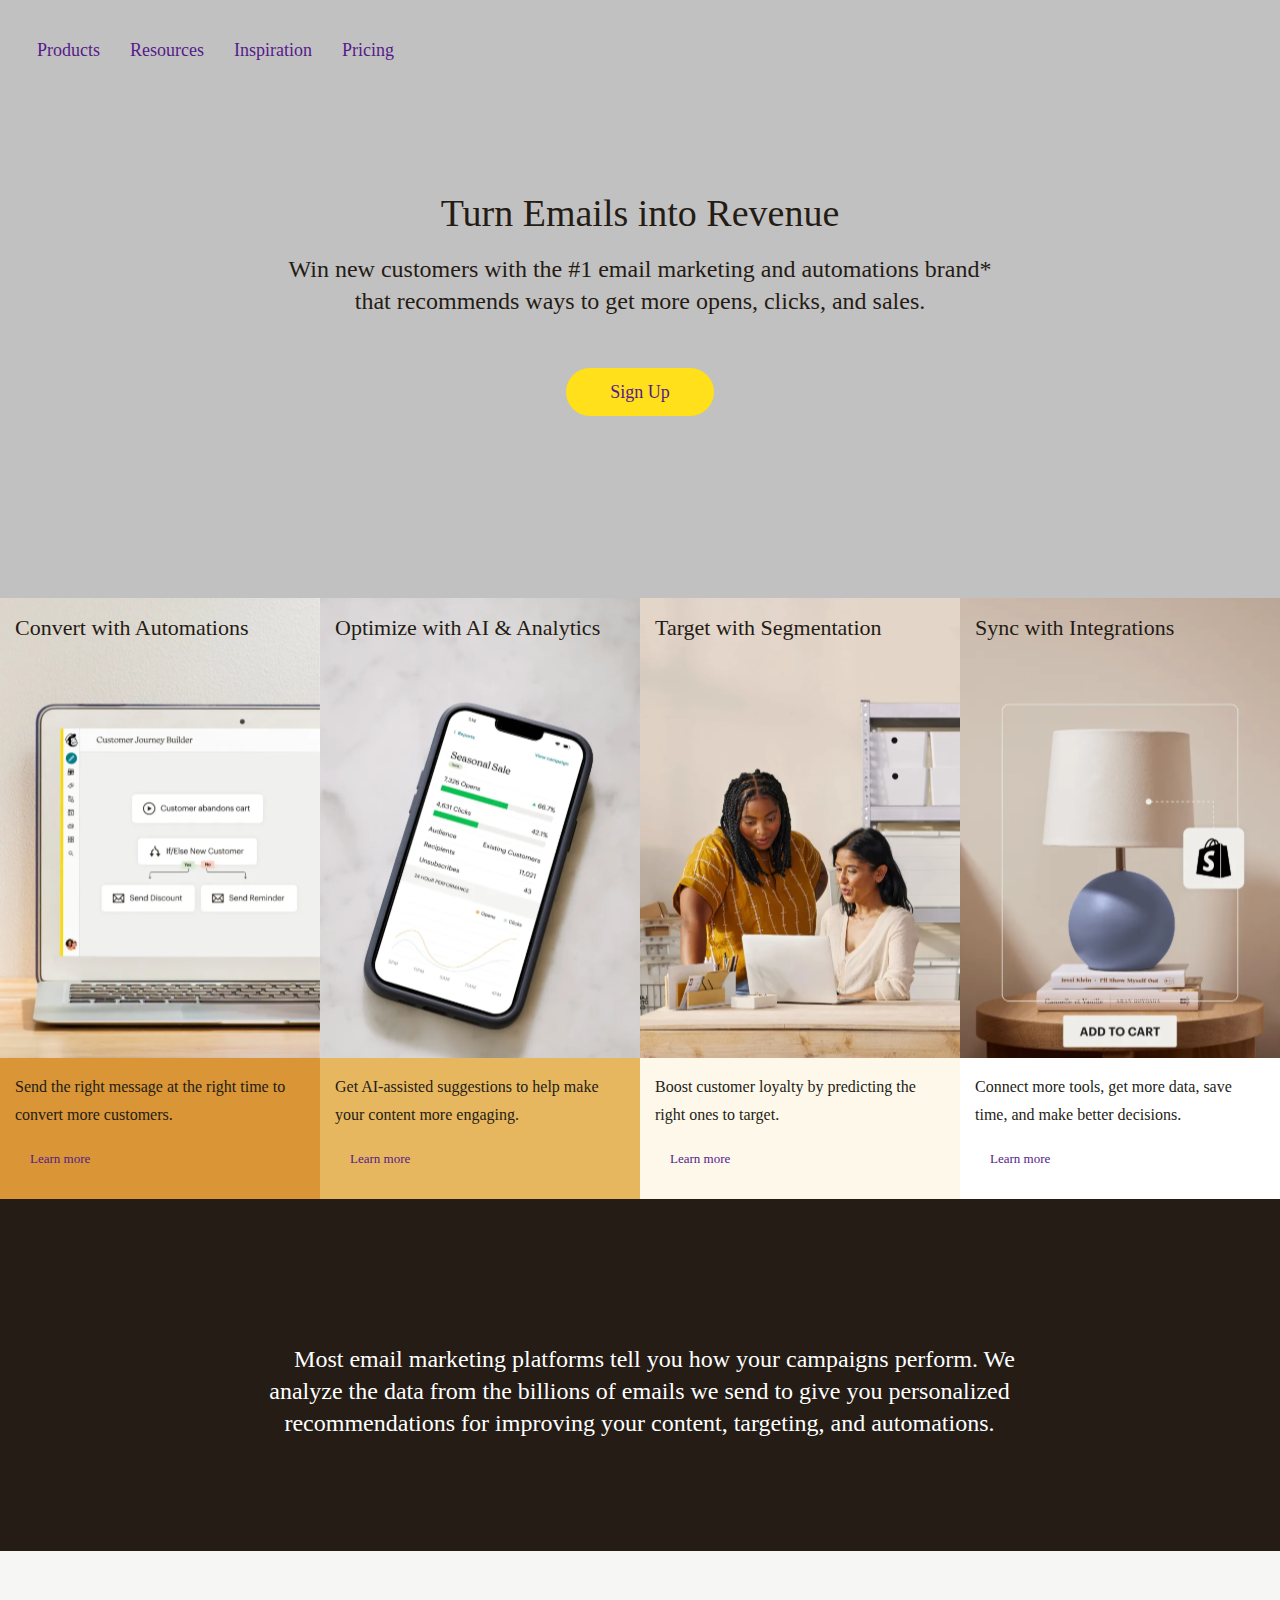
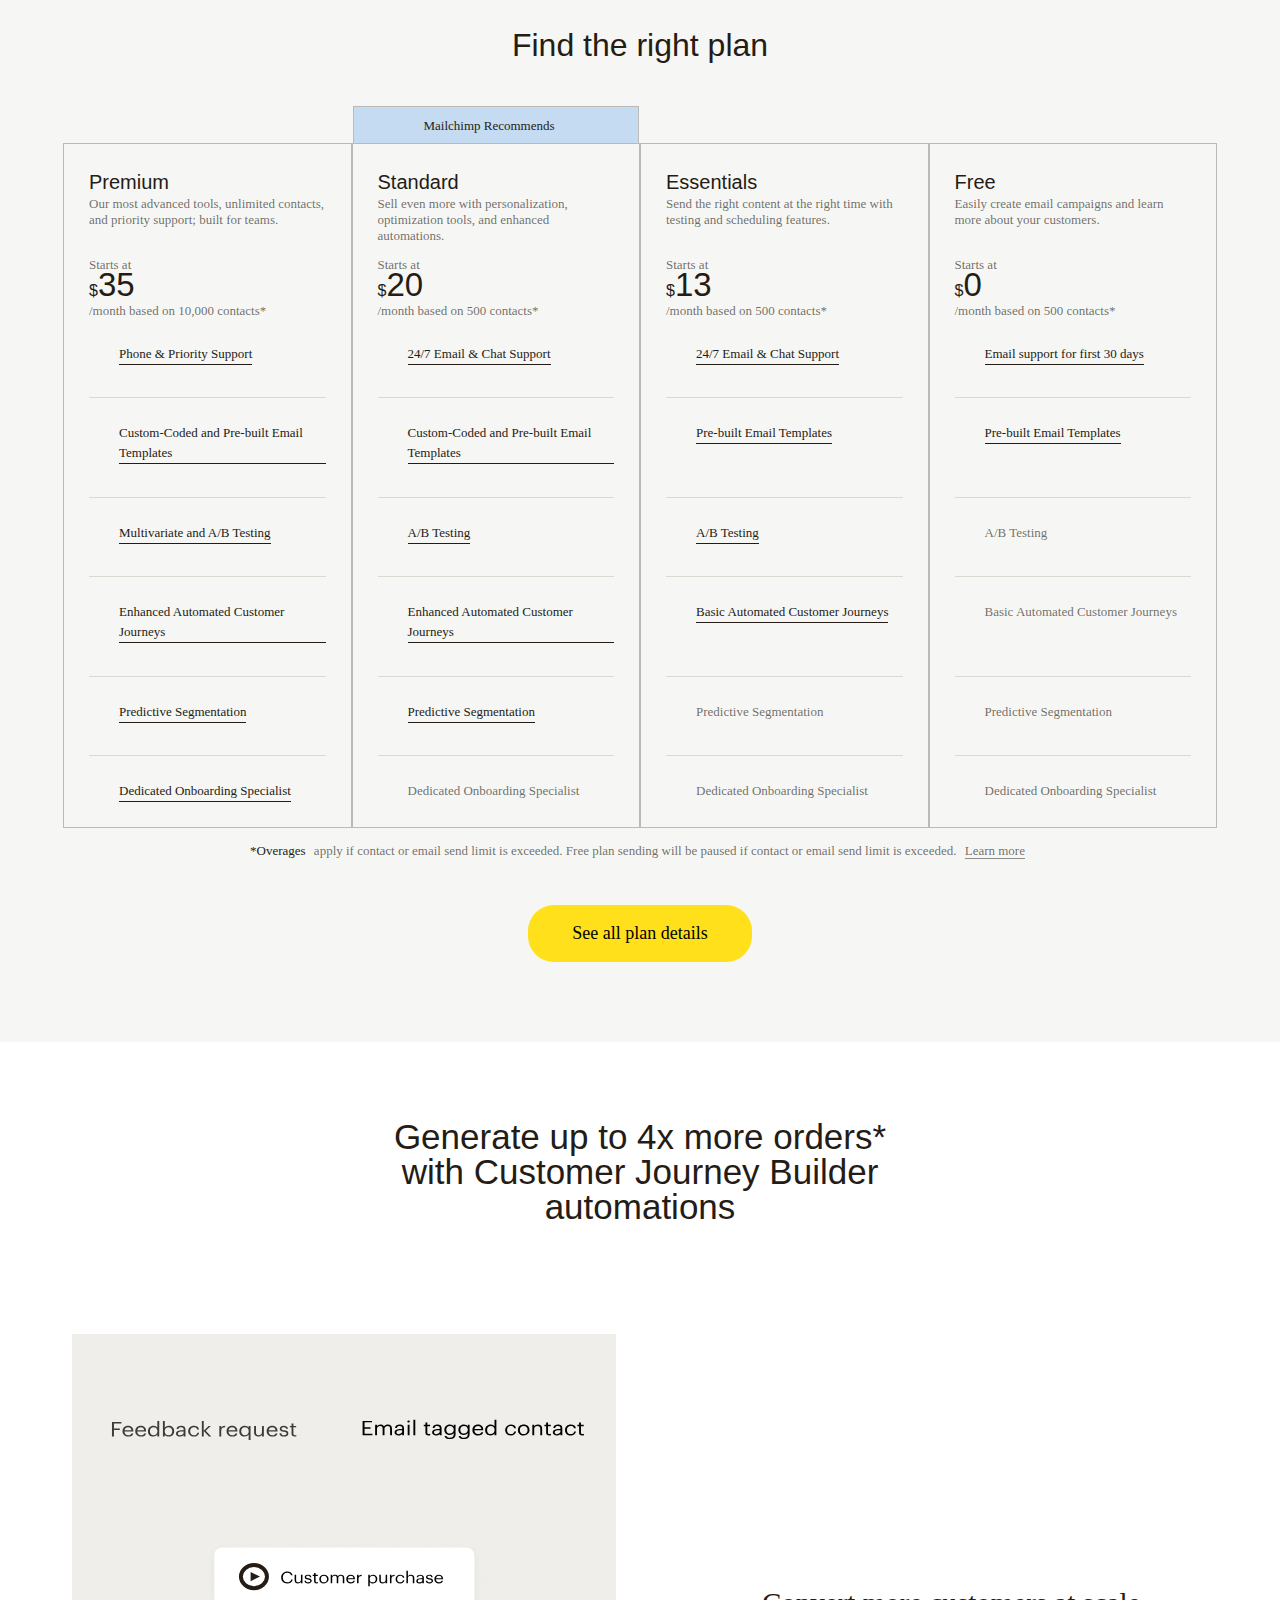
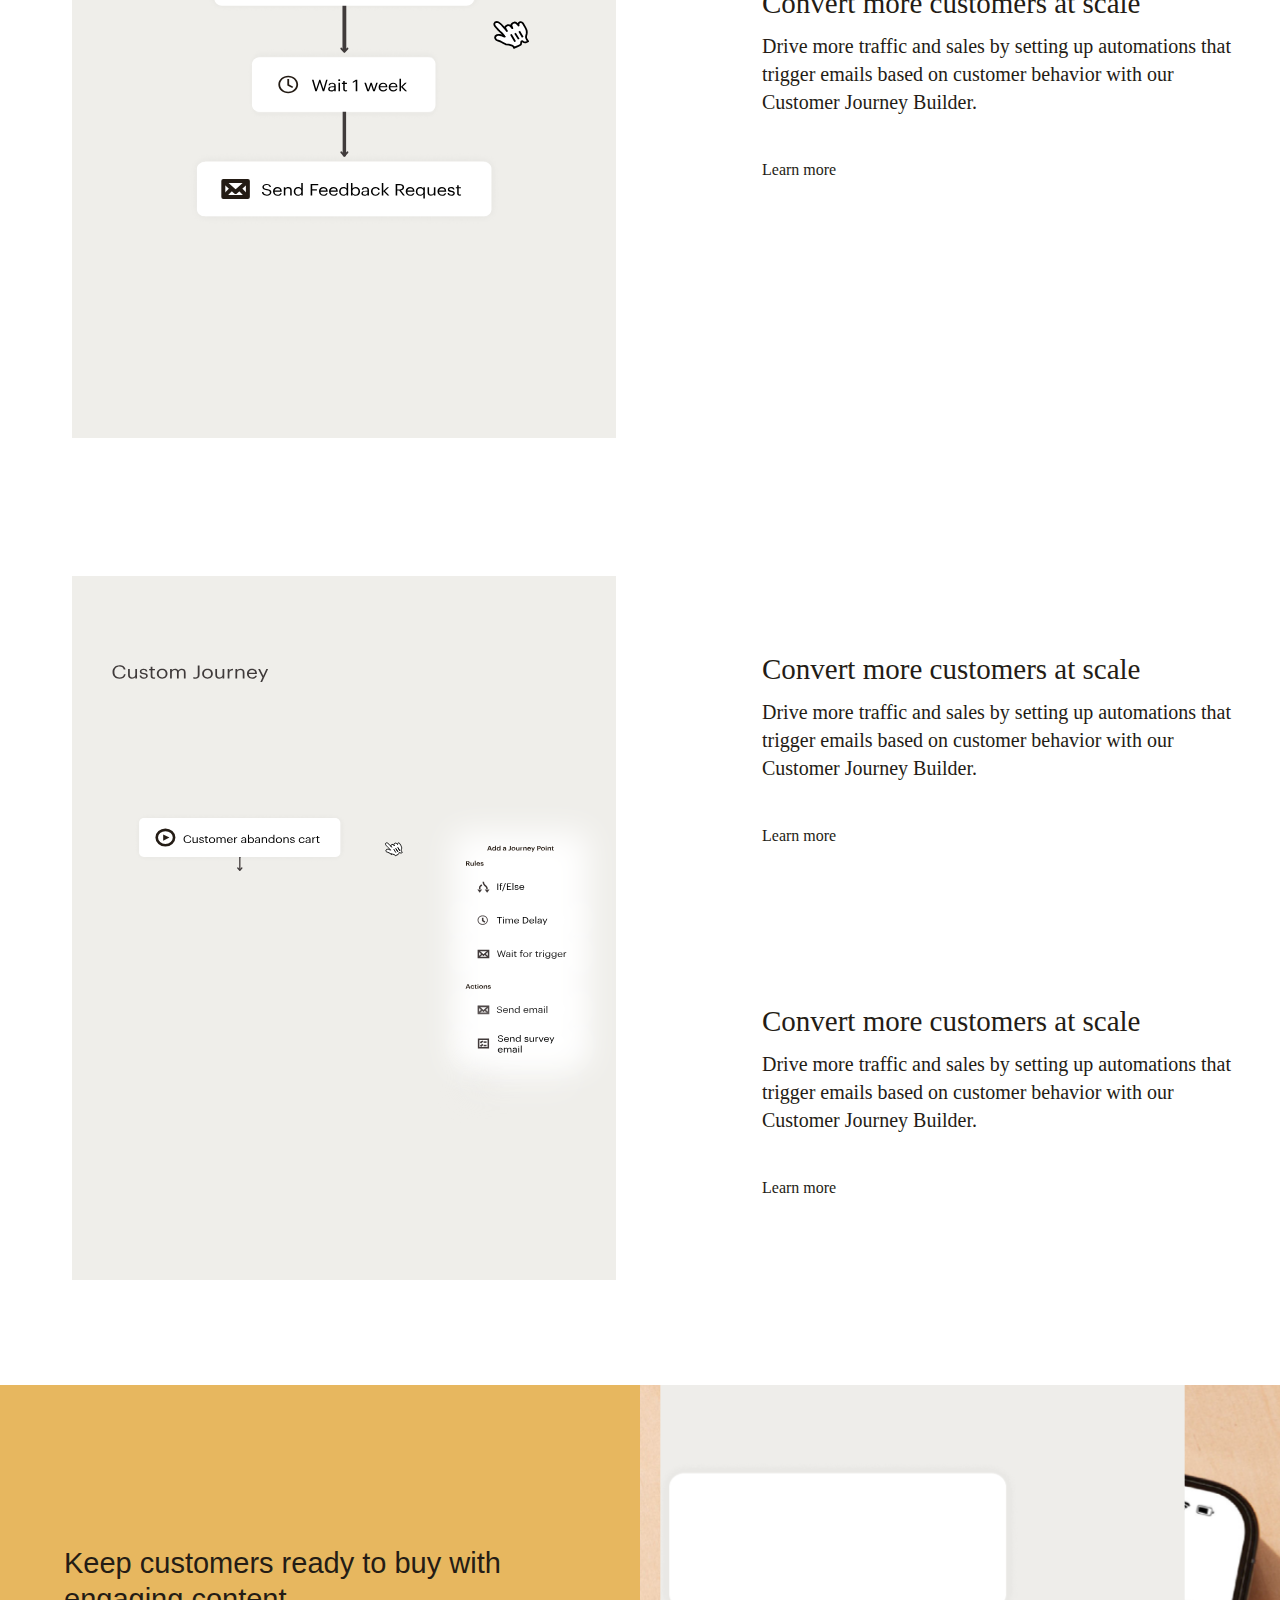
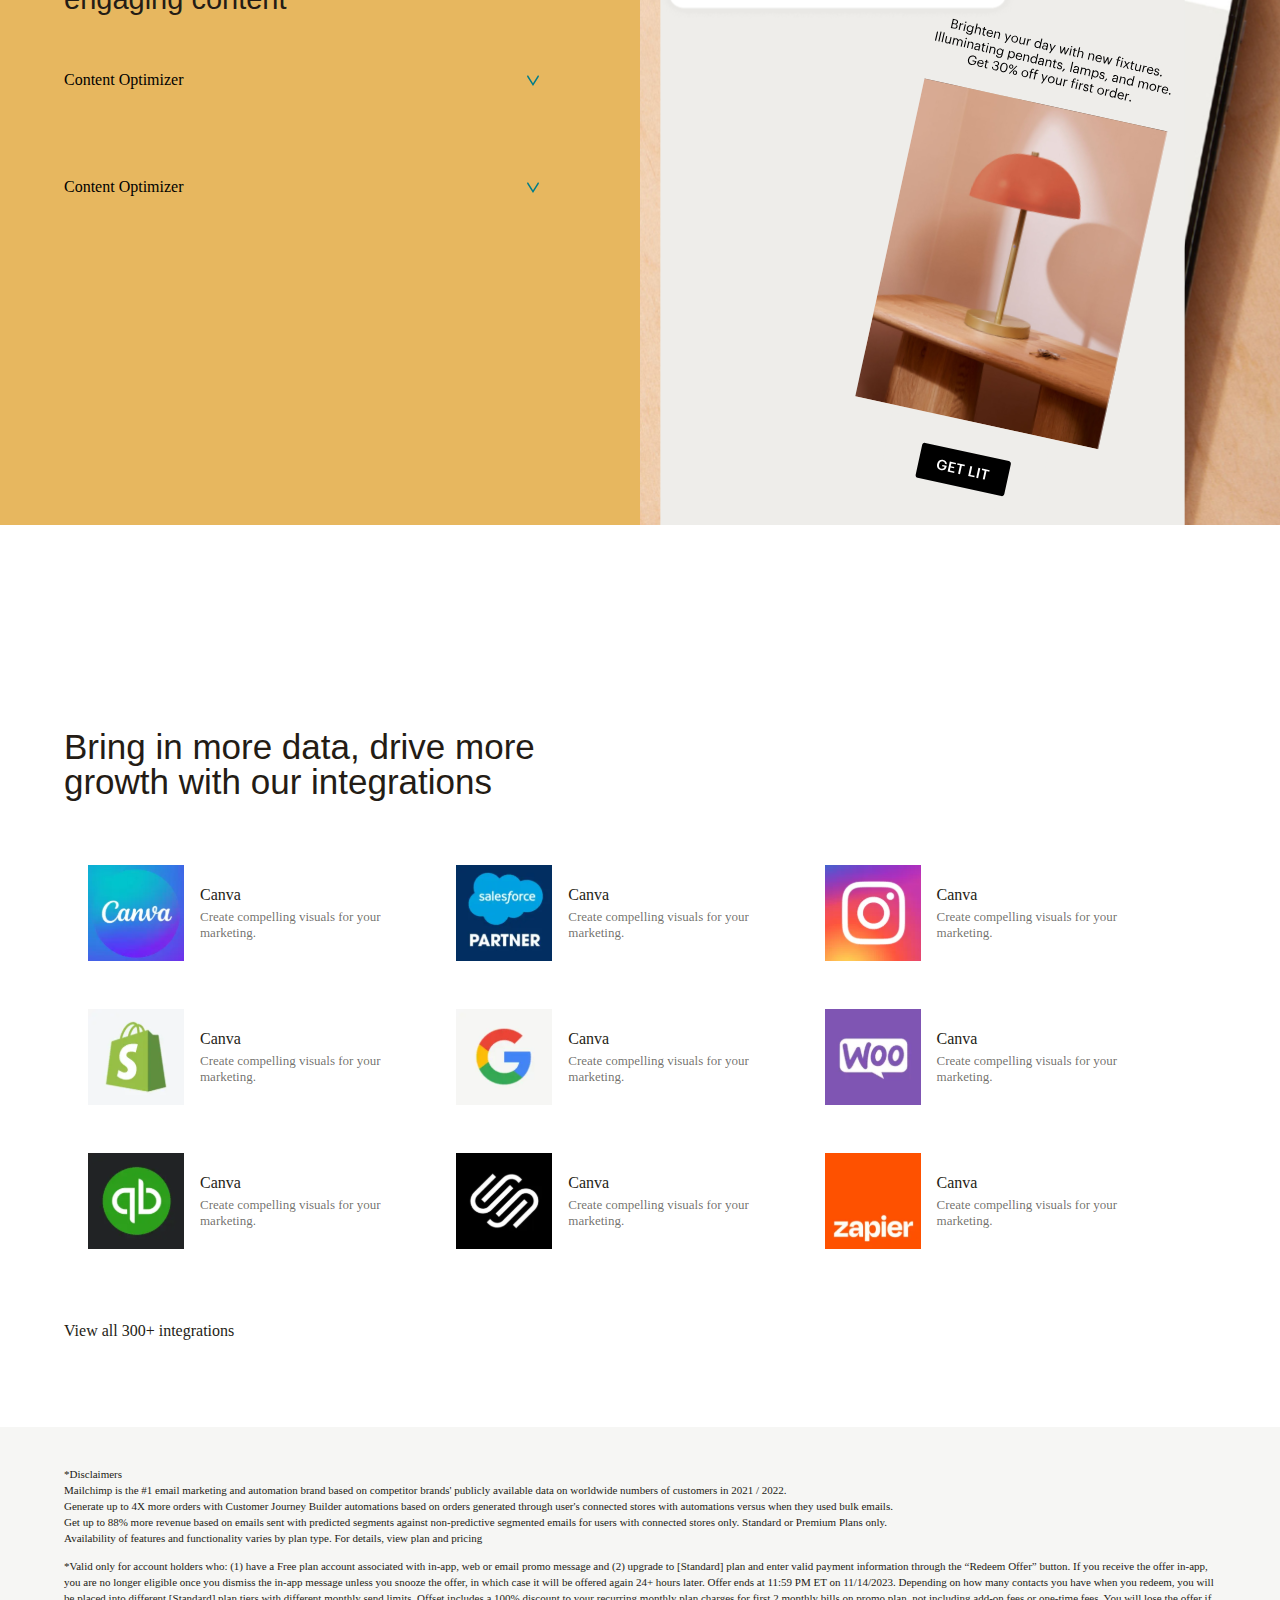
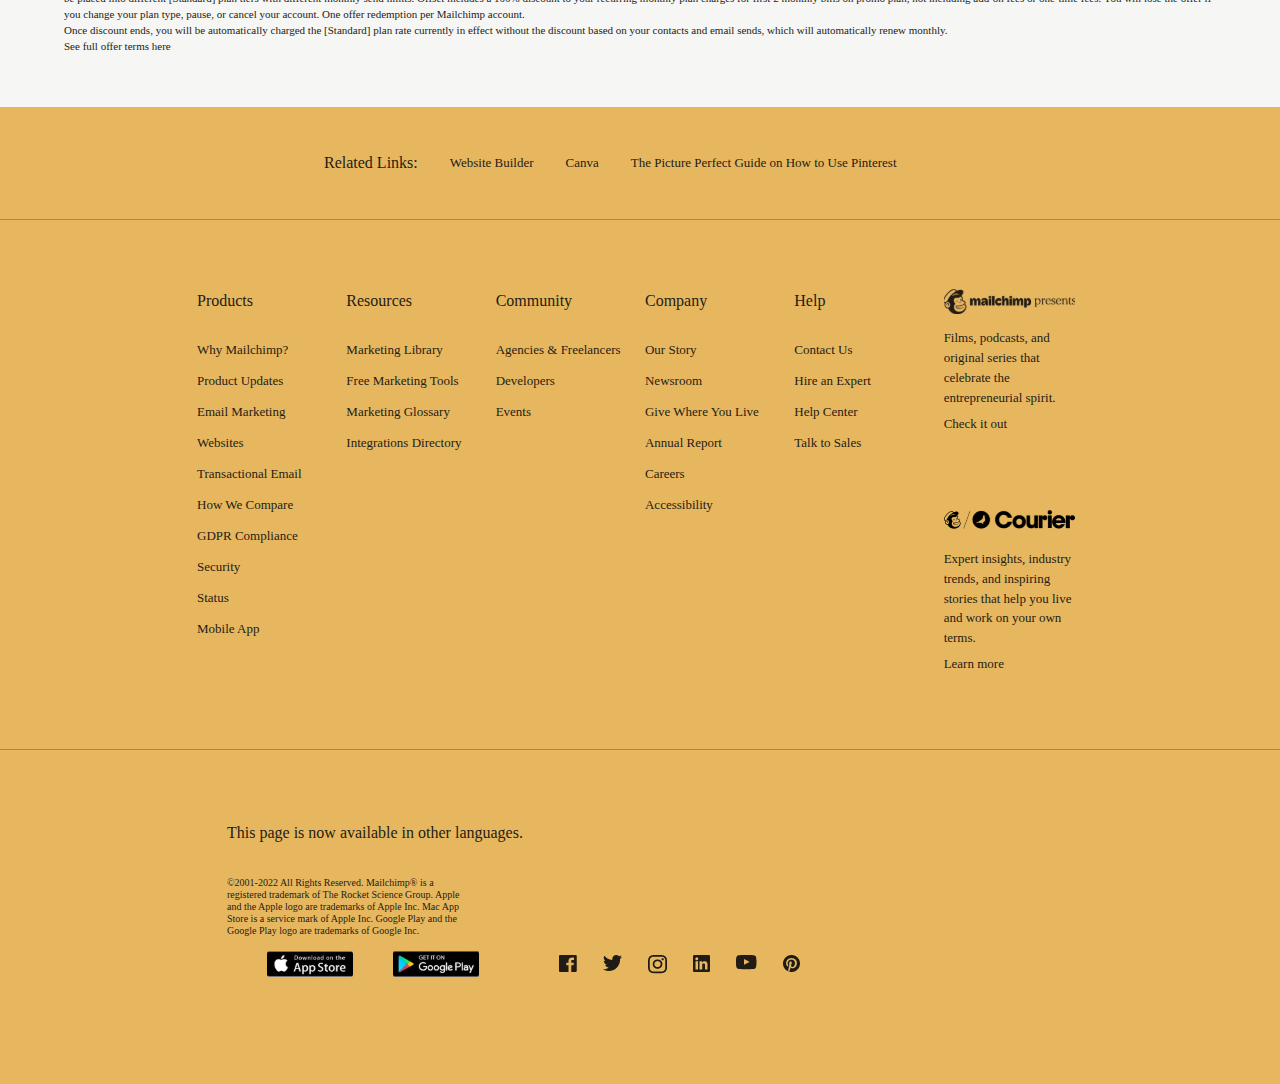
<file: src/html/index.html>
<!doctype html>
<html lang="en">
<head>
    <meta charset="UTF-8">
    <meta name="viewport"
          content="width=device-width, user-scalable=no, initial-scale=1.0, maximum-scale=1.0, minimum-scale=1.0">
    <meta http-equiv="X-UA-Compatible" content="ie=edge">
    <link rel="stylesheet" href="../css/style.css">
    <title>INTUIT MAILCHIMP</title>
</head>
<body>
<div class="wrapper">
    <header class="header">
        <div class="header__container _container">
            <!--            First nav-->
            <nav class="header__menu menu-header">
                <ul class="menu-header__list">
                    <li class="menu-header__item">
                        <a href="" class="menu-header__link">Products</a>
                    </li>
                    <li class="menu-header__item">
                        <a href="" class="menu-header__link">Resources</a>
                    </li>
                    <li class="menu-header__item">
                        <a href="" class="menu-header__link">Inspiration</a>
                    </li>
                    <li class="menu-header__item">
                        <a href="" class="menu-header__link">Pricing</a>
                    </li>
                </ul>
            </nav>
<!--            <nav class="header__info info-header">-->
<!--                <ul class="info-header__list">-->
<!--                    <li class="info-header__item">-->
<!--                        <span>Sales:</span><a href="" class="info-header__link">+1 (800) 315-5939</a>-->
<!--                    </li>-->
<!--                    <li class="info-header__item">-->
<!--                        <a href="" class="info-header__link">-->
<!--                            <img src="../img/header/2.svg" alt="search">-->
<!--                        </a>-->
<!--                    </li>-->
<!--                    <li class="info-header__item">-->
<!--                        <a href="" class="info-header__link">Search</a>-->
<!--                    </li>-->
<!--                    &lt;!&ndash;                    <li class="info-header__item">&ndash;&gt;-->
<!--                    &lt;!&ndash;                        <a href="" class="info-header__link">Log In</a>&ndash;&gt;-->
<!--                    &lt;!&ndash;                    </li>&ndash;&gt;-->
<!--                    <li class="info-header__item">-->
<!--                        <a href="" class="header__signin_btn btn">Sign In</a>-->
<!--                    </li>-->
<!--                    <li class="info-header__item">-->
<!--                        <a href="" class="header__signup_btn btn">Sign Up</a>-->
<!--                    </li>-->
<!--                </ul>-->
<!--            </nav>-->
        </div>
    </header>
    <main class="page">

        <div class="page__main-block main-block">
            <div class="main-block__container _container">
                <div class="main-block__body">
                    <h3 class="main-block__title">Turn Emails into Revenue</h3>
                    <div class="main-block__text">Win new customers with the #1 email marketing and automations brand*
                        that
                        recommends ways to get more opens, clicks, and sales.
                    </div>
                    <div class="main-block__btn">
                        <a href="" class="main-block__signup__btn btn">Sign Up</a>
                    </div>
                </div>
            </div>
        </div>

        <div class="page__advantages advantages">
            <div class="advantages__container _container">
                <div class="advantages__body">
                    <div class="advantages__column">
                        <div class="advantages__item item-advantages item-advantages--convert">
                            <div class="item-advantages__top">
                                <h4 class="item-advantages__title">Convert with Automations</h4>
                            </div>
                            <div class="item-advantages__bottom">
                                <div class="item-advantages__text">Send the right message at the right time to
                                    convert
                                    more
                                    customers.
                                </div>
                                <div class="item-advantages__hidden">
                                    <a href="" class="item-advantages__link">Learn more</a>
                                </div>
                            </div>
                        </div>
                    </div>
                    <div class="advantages__column">
                        <div class="advantages__item item-advantages item-advantages--optimize">
                            <div class="item-advantages__top">
                                <h4 class="item-advantages__title">Optimize with AI & Analytics</h4>
                            </div>
                            <div class="item-advantages__bottom">
                                <div class="item-advantages__text">Get AI-assisted suggestions to help make your content
                                    more engaging.
                                </div>
                                <div class="item-advantages__hidden">
                                    <a href="" class="item-advantages__link">Learn more</a>
                                </div>
                            </div>
                        </div>
                    </div>
                    <div class="advantages__column">
                        <div class="advantages__item item-advantages item-advantages--target">
                            <div class="item-advantages__top">
                                <h4 class="item-advantages__title">Target with Segmentation</h4>
                            </div>
                            <div class="item-advantages__bottom">
                                <div class="item-advantages__text">Boost customer loyalty by predicting the right ones
                                    to target.
                                </div>
                                <div class="item-advantages__hidden">
                                    <a href="" class="item-advantages__link">Learn more</a>
                                </div>
                            </div>
                        </div>
                    </div>
                    <div class="advantages__column">
                        <div class="advantages__item item-advantages item-advantages--sync">
                            <div class="item-advantages__top">
                                <h4 class="item-advantages__title">Sync with Integrations</h4>
                            </div>
                            <div class="item-advantages__bottom">
                                <div class="item-advantages__text">Connect more tools, get more data, save time, and
                                    make better decisions.
                                </div>
                                <div class="item-advantages__hidden">
                                    <a href="" class="item-advantages__link">Learn more</a>
                                </div>
                            </div>
                        </div>
                    </div>
                </div>
            </div>
        </div>

        <div class="page__marketing marketing">
            <div class="marketing__container _container">
                <div class="marketing__text">
                    Most email marketing platforms tell you how your campaigns perform. We analyze the data from the
                    billions of emails we send to give you personalized recommendations for improving your content,
                    targeting, and automations.
                </div>
            </div>
        </div>

        <div class="page__plan plan">
            <div class="plan__container _container">
                <h3 class="plan__title">Find the right plan</h3>
                <div class="plan__body">
                    <div class="plan__column">
                        <div class="plan__item item-pricing">
                            <div class="item-pricing__content">
                                <div class="item-pricing__header">
                                    <div class="item-pricing__text">
                                        <h4 class="item-pricing__title">Premium</h4>
                                        <h5 class="item-pricing__subtitle">Our most advanced tools, unlimited contacts,
                                            and
                                            priority
                                            support; built for teams.</h5>
                                    </div>
                                    <div class="item-pricing__price">
                                        Starts at
                                        <div class="item-pricing__price price">
                                            <span>$<span class="price__exactly">35</span></span>
                                        </div>
                                        /month based on 10,000 contacts*
                                    </div>
                                </div>
                                <div class="item-pricing__features">
                                    <div class="item-pricing__feature">
                                        <div class="item-pricing__feature__item">Phone & Priority Support</div>
                                    </div>
                                    <div class="item-pricing__feature">
                                        <div class="item-pricing__feature__item">Custom-Coded and Pre-built Email
                                            Templates
                                        </div>
                                    </div>
                                    <div class="item-pricing__feature">
                                        <div class="item-pricing__feature__item">Multivariate and A/B Testing</div>
                                    </div>
                                    <div class="item-pricing__feature">
                                        <div class="item-pricing__feature__item">Enhanced Automated Customer Journeys
                                        </div>
                                    </div>
                                    <div class="item-pricing__feature">
                                        <div class="item-pricing__feature__item">Predictive Segmentation</div>
                                    </div>
                                    <div class="item-pricing__feature">
                                        <div class="item-pricing__feature__item">Dedicated Onboarding Specialist</div>
                                    </div>
                                </div>
                            </div>
                        </div>
                    </div>
                    <div class="plan__column">
                        <div class="plan__item item-pricing">
                            <div class="item-pricing__content">
                                <div class="item-pricing__header">
                                    <div class="item-pricing__text">
                                        <h4 class="item-pricing__title">Standard</h4>
                                        <h5 class="item-pricing__subtitle">Sell even more with personalization,
                                            optimization
                                            tools,
                                            and enhanced automations.</h5>
                                    </div>
                                    <div class="item-pricing__price">
                                        Starts at
                                        <div class="item-pricing__price price">
                                            <span>$<span class="price__exactly">20</span></span>
                                        </div>
                                        /month based on 500 contacts*
                                    </div>
                                </div>
                                <div class="item-pricing__features">
                                    <div class="item-pricing__feature">
                                        <div class="item-pricing__feature__item">24/7 Email & Chat Support</div>
                                    </div>
                                    <div class="item-pricing__feature">
                                        <div class="item-pricing__feature__item">Custom-Coded and Pre-built Email
                                            Templates
                                        </div>
                                    </div>
                                    <div class="item-pricing__feature">
                                        <div class="item-pricing__feature__item">A/B Testing</div>
                                    </div>
                                    <div class="item-pricing__feature">
                                        <div class="item-pricing__feature__item">Enhanced Automated Customer Journeys
                                        </div>
                                    </div>
                                    <div class="item-pricing__feature">
                                        <div class="item-pricing__feature__item">Predictive Segmentation</div>
                                    </div>
                                    <div class="item-pricing__feature">
                                        <div class="item-pricing__feature__item _disabled-feature">Dedicated Onboarding
                                            Specialist
                                        </div>
                                    </div>
                                </div>
                            </div>
                        </div>
                    </div>
                    <div class="plan__column">
                        <div class="plan__item item-pricing">
                            <div class="item-pricing__content">
                                <div class="item-pricing__header">
                                    <div class="item-pricing__text">
                                        <h4 class="item-pricing__title">Essentials</h4>
                                        <h5 class="item-pricing__subtitle">Send the right content at the right time with
                                            testing
                                            and
                                            scheduling features.</h5>
                                    </div>
                                    <div class="item-pricing__price">
                                        Starts at
                                        <div class="item-pricing__price price">
                                            <span>$<span class="price__exactly">13</span></span>
                                        </div>
                                        /month based on 500 contacts*
                                    </div>
                                </div>
                                <div class="item-pricing__features">
                                    <div class="item-pricing__feature">
                                        <div class="item-pricing__feature__item">24/7 Email & Chat Support</div>
                                    </div>
                                    <div class="item-pricing__feature">
                                        <div class="item-pricing__feature__item">Pre-built Email Templates</div>
                                    </div>
                                    <div class="item-pricing__feature">
                                        <div class="item-pricing__feature__item">A/B Testing</div>
                                    </div>
                                    <div class="item-pricing__feature">
                                        <div class="item-pricing__feature__item">Basic Automated Customer Journeys</div>
                                    </div>
                                    <div class="item-pricing__feature">
                                        <div class="item-pricing__feature__item _disabled-feature">Predictive
                                            Segmentation
                                        </div>
                                    </div>
                                    <div class="item-pricing__feature">
                                        <div class="item-pricing__feature__item _disabled-feature">Dedicated Onboarding
                                            Specialist
                                        </div>
                                    </div>
                                </div>
                            </div>
                        </div>
                    </div>
                    <div class="plan__column">
                        <div class="plan__item item-pricing">
                            <div class="item-pricing__content">
                                <div class="item-pricing__header">
                                    <div class="item-pricing__text">
                                        <h4 class="item-pricing__title">Free</h4>
                                        <h5 class="item-pricing__subtitle">Easily create email campaigns and learn more
                                            about
                                            your
                                            customers.</h5>
                                    </div>
                                    <div class="item-pricing__price">
                                        Starts at
                                        <div class="item-pricing__price price">
                                            <span>$<span class="price__exactly">0</span></span>
                                        </div>
                                        /month based on 500 contacts*
                                    </div>
                                </div>
                                <div class="item-pricing__features">
                                    <div class="item-pricing__feature">
                                        <div class="item-pricing__feature__item">Email support for first 30 days</div>
                                    </div>
                                    <div class="item-pricing__feature">
                                        <div class="item-pricing__feature__item">Pre-built Email Templates</div>
                                    </div>
                                    <div class="item-pricing__feature">
                                        <div class="item-pricing__feature__item  _disabled-feature">A/B Testing</div>
                                    </div>
                                    <div class="item-pricing__feature">
                                        <div class="item-pricing__feature__item _disabled-feature">Basic Automated
                                            Customer Journeys
                                        </div>
                                    </div>
                                    <div class="item-pricing__feature">
                                        <div class="item-pricing__feature__item _disabled-feature">Predictive
                                            Segmentation
                                        </div>
                                    </div>
                                    <div class="item-pricing__feature">
                                        <div class="item-pricing__feature__item _disabled-feature">Dedicated Onboarding
                                            Specialist
                                        </div>
                                    </div>
                                </div>
                            </div>
                        </div>
                    </div>
                </div>
                <div class="plan__info">
                    <span class="plan__overages">*Overages</span>
                    apply if contact or email send limit is exceeded. Free plan sending will be paused if contact or
                    email send limit is exceeded.
                    <a href="" class="plan__more">Learn more</a>
                </div>
                <div class="plan__btn">
                    <button class="plan__btn btn" type="button">See all plan details</button>
                </div>
            </div>
        </div>

        <div class="page__generate generate">
            <div class="generate__container _container">
                <h3 class="generate__title">Generate up to 4x more orders* with Customer Journey Builder
                    automations</h3>
                <div class="generate__body">
                    <div class="generate__row">
                        <div class="generate__column generate__item item-generate">
                            <div class="item-generate__content">
                                <div class="item-generate__header header-item-generate header-item-generate__top">
                                    <!--  <div class="header-item-generate__disabled">Feedback request</div>-->
                                    <!--  <div class="header-item-generate__active">Email tagged contact</div>-->
                                </div>
                            </div>
                        </div>
                        <div class="generate__column generate__description description__generate">
                            <div class="description__generate__content">
                                <div class="description__generate__header">Convert more customers at scale</div>
                                <div class="description__generate__body">Drive more traffic and sales by setting up
                                    automations that trigger emails based on customer behavior with our Customer Journey
                                    Builder.
                                </div>
                                <div class="description__generate__more">
                                    Learn more
                                </div>
                            </div>
                        </div>
                    </div>
                    <div class="generate__row">
                        <div class="generate__column generate__item item-generate">
                            <div class="item-generate__content">
                                <div class="item-generate__header header-item-generate header-item-generate__bottom">
                                    <!--  <div class="header-item-generate__disabled">Feedback request</div>-->
                                    <!--  <div class="header-item-generate__active">Email tagged contact</div>-->
                                </div>
                            </div>
                        </div>
                        <div class="generate__column generate__description description__generate">
                            <div class="description__generate__content">
                                <div class="description__generate__header">Convert more customers at scale</div>
                                <div class="description__generate__body">Drive more traffic and sales by setting up
                                    automations that trigger emails based on customer behavior with our Customer Journey
                                    Builder.
                                </div>
                                <div class="description__generate__more">Learn more</div>
                            </div>
                            <div class="description__generate__content">
                                <div class="description__generate__header">Convert more customers at scale</div>
                                <div class="description__generate__body">Drive more traffic and sales by setting up
                                    automations that trigger emails based on customer behavior with our Customer Journey
                                    Builder.
                                </div>
                                <div class="description__generate__more">Learn more</div>
                            </div>
                        </div>

                    </div>
                </div>
            </div>
        </div>

        <div class="page__keep keep">
            <div class="keep__container _container">
                <div class="keep__body">
                    <div class="keep__column">
                        <div class="keep__content">
                            <div class="keep__item item-keep">
                                <div class="item-keep__header">Keep customers ready to buy with engaging content</div>
                                <div class="item-keep__body">
                                    <div class="item-keep__faq">
                                        <button class="open-faq__btn" type="button">Content Optimizer
                                            <span>
                                                <img
                                                        src="../img/keep/1.svg"
                                                        alt="keep"
                                                >
                                            </span>
                                        </button>
                                        <div class="content-faq">Learn how your emails compare to the top-performing
                                            campaigns in your industry and get data-driven suggestions for improving
                                            your copy, imagery, and layout.
                                            <div class="content-faq__more">
                                                <a href="" class="content-faq__link">Learn more</a>
                                            </div>
                                        </div>
                                    </div>
                                    <div class="item-keep__faq">
                                        <button class="open-faq__btn" type="button">Content Optimizer
                                            <span>
                                                <img
                                                        src="../img/keep/1.svg"
                                                        alt="keep"
                                                >
                                            </span>
                                        </button>
                                        <div class="content-faq">Learn how your emails compare to the top-performing
                                            campaigns in your industry and get data-driven suggestions for improving
                                            your copy, imagery, and layout.
                                            <div class="content-faq__more">
                                                <a href="" class="content-faq__link">Learn more</a>
                                            </div>
                                        </div>
                                    </div>
                                </div>
                            </div>
                        </div>
                    </div>
                    <div class="keep__column image-keep"></div>
                </div>
            </div>
        </div>

        <div class="page__bring bring">
            <div class="bring__container _container">
                <div class="bring__content">
                    <h4 class="bring__title">Bring in more data, drive more growth with our integrations</h4>
                    <div class="bring__body">
                        <div class="bring__column">
                            <div class="bring__item item-bring">
                                <div class="item-bring__content">
                                    <div class="item-bring__image">
                                        <img src="../img/bring/IMAGE.svg" alt="bring">
                                    </div>
                                    <div class="item-bring__info">
                                        <div class="item-bring__title">Canva</div>
                                        <div class="item-bring__text">Create compelling visuals for your marketing.
                                        </div>
                                    </div>
                                </div>
                            </div>
                            <div class="bring__item item-bring">
                                <div class="item-bring__content">
                                    <div class="item-bring__image">
                                        <img src="../img/bring/IMAGE1.svg" alt="bring">
                                    </div>
                                    <div class="item-bring__info">
                                        <div class="item-bring__title">Canva</div>
                                        <div class="item-bring__text">Create compelling visuals for your marketing.
                                        </div>
                                    </div>
                                </div>
                            </div>
                            <div class="bring__item item-bring">
                                <div class="item-bring__content">
                                    <div class="item-bring__image">
                                        <img src="../img/bring/IMAGE2.svg" alt="bring">
                                    </div>
                                    <div class="item-bring__info">
                                        <div class="item-bring__title">Canva</div>
                                        <div class="item-bring__text">Create compelling visuals for your marketing.
                                        </div>
                                    </div>
                                </div>
                            </div>
                        </div>
                        <div class="bring__column">
                            <div class="bring__item item-bring">
                                <div class="item-bring__content">
                                    <div class="item-bring__image">
                                        <img src="../img/bring/IMAGE3.svg" alt="bring">
                                    </div>
                                    <div class="item-bring__info">
                                        <div class="item-bring__title">Canva</div>
                                        <div class="item-bring__text">Create compelling visuals for your marketing.
                                        </div>
                                    </div>
                                </div>
                            </div>
                            <div class="bring__item item-bring">
                                <div class="item-bring__content">
                                    <div class="item-bring__image">
                                        <img src="../img/bring/IMAGE4.svg" alt="bring">
                                    </div>
                                    <div class="item-bring__info">
                                        <div class="item-bring__title">Canva</div>
                                        <div class="item-bring__text">Create compelling visuals for your marketing.
                                        </div>
                                    </div>
                                </div>
                            </div>
                            <div class="bring__item item-bring">
                                <div class="item-bring__content">
                                    <div class="item-bring__image">
                                        <img src="../img/bring/IMAGE5.svg" alt="bring">
                                    </div>
                                    <div class="item-bring__info">
                                        <div class="item-bring__title">Canva</div>
                                        <div class="item-bring__text">Create compelling visuals for your marketing.
                                        </div>
                                    </div>
                                </div>
                            </div>
                        </div>
                        <div class="bring__column">
                            <div class="bring__item item-bring">
                                <div class="item-bring__content">
                                    <div class="item-bring__image">
                                        <img src="../img/bring/IMAGE6.svg" alt="bring">
                                    </div>
                                    <div class="item-bring__info">
                                        <div class="item-bring__title">Canva</div>
                                        <div class="item-bring__text">Create compelling visuals for your marketing.
                                        </div>
                                    </div>
                                </div>
                            </div>
                            <div class="bring__item item-bring">
                                <div class="item-bring__content">
                                    <div class="item-bring__image">
                                        <img src="../img/bring/IMAGE7.svg" alt="bring">
                                    </div>
                                    <div class="item-bring__info">
                                        <div class="item-bring__title">Canva</div>
                                        <div class="item-bring__text">Create compelling visuals for your marketing.
                                        </div>
                                    </div>
                                </div>
                            </div>
                            <div class="bring__item item-bring">
                                <div class="item-bring__content">
                                    <div class="item-bring__image">
                                        <img src="../img/bring/IMAGE8.svg" alt="bring">
                                    </div>
                                    <div class="item-bring__info">
                                        <div class="item-bring__title">Canva</div>
                                        <div class="item-bring__text">Create compelling visuals for your marketing.
                                        </div>
                                    </div>
                                </div>
                            </div>
                        </div>
                    </div>
                    <h5 class="bring__footer-title">View all 300+ integrations</h5>
                </div>
            </div>
        </div>

        <div class="page__disclaimers disclaimers">
            <div class="disclaimers__container _container">
                <div class="disclaimers__body">
                    <h5 class="disclaimers__title">*Disclaimers</h5>
                    <p class="disclaimers__text">
                        Mailchimp is the #1 email marketing and automation brand based on competitor brands' publicly
                        available data on worldwide numbers of customers in 2021 / 2022.
                        <br>Generate up to 4X more orders with Customer Journey Builder automations based on orders
                        generated through user's connected stores with automations versus when they used bulk emails.
                        <br>Get up to 88% more revenue based on emails sent with predicted segments against
                        non-predictive segmented emails for users with connected stores only. Standard or Premium Plans
                        only.
                        <br>Availability of features and functionality varies by plan type. For details, view plan and
                        pricing
                    </p>
                    <p class="disclaimers__text">
                        *Valid only for account holders who: (1) have a Free plan account associated with in-app, web or
                        email promo message and (2) upgrade to [Standard] plan and enter valid payment information
                        through the “Redeem Offer” button. If you receive the offer in-app, you are no longer eligible
                        once you dismiss the in-app message unless you snooze the offer, in which case it will be
                        offered again 24+ hours later. Offer ends at 11:59 PM ET on 11/14/2023. Depending on how many
                        contacts you have when you redeem, you will be placed into different [Standard] plan tiers with
                        different monthly send limits. Offset includes a 100% discount to your recurring monthly plan
                        charges for first 2 monthly bills on promo plan, not including add-on fees or one-time fees. You
                        will lose the offer if you change your plan type, pause, or cancel your account. One offer
                        redemption per Mailchimp account.
                        <br>Once discount ends, you will be automatically charged the [Standard] plan rate currently in
                        effect without the discount based on your contacts and email sends, which will automatically
                        renew monthly.
                        <br>See full offer terms here
                    </p>
                </div>
            </div>
        </div>

    </main>

    <footer class="footer">

        <div class="footer__container _container">

            <div class="footer__top">
                <div class="footer__top__body">
                    <ul class="footer__top__list">
                        <li class="footer__top__item">Related Links:</li>
                        <li class="footer__top__item">
                            <a class="footer__top__link" href="">Website Builder</a>
                        </li>
                        <li class="footer__top__item">
                            <a class="footer__top__link" href="">Canva</a>
                        </li>
                        <li class="footer__top__item">
                            <a class="footer__top__link" href="">The Picture Perfect Guide on How to Use Pinterest</a>
                        </li>
                    </ul>
                </div>
            </div>

            <div class="footer__middle">
                <div class="footer__middle__body">
                    <div class="footer__middle__column">
                        <div class="footer__middle__item item-footer__middle">
                            <div class="item-footer__middle__content">
                                <ul class="item-footer__middle__list">
                                    <li class="item-footer__middle__element">Products</li>
                                    <li class="item-footer__middle__element"><a href=""
                                                                                class="item-footer__middle__link">Why
                                        Mailchimp?</a></li>
                                    <li class="item-footer__middle__element"><a href=""
                                                                                class="item-footer__middle__link">Product
                                        Updates</a></li>
                                    <li class="item-footer__middle__element"><a href=""
                                                                                class="item-footer__middle__link">Email
                                        Marketing</a></li>
                                    <li class="item-footer__middle__element"><a href=""
                                                                                class="item-footer__middle__link">Websites</a>
                                    </li>
                                    <li class="item-footer__middle__element"><a href=""
                                                                                class="item-footer__middle__link">Transactional
                                        Email</a></li>
                                    <li class="item-footer__middle__element"><a href=""
                                                                                class="item-footer__middle__link">How We
                                        Compare</a></li>
                                    <li class="item-footer__middle__element"><a href=""
                                                                                class="item-footer__middle__link">GDPR
                                        Compliance</a></li>
                                    <li class="item-footer__middle__element"><a href=""
                                                                                class="item-footer__middle__link">Security</a>
                                    </li>
                                    <li class="item-footer__middle__element"><a href=""
                                                                                class="item-footer__middle__link">Status</a>
                                    </li>
                                    <li class="item-footer__middle__element"><a href=""
                                                                                class="item-footer__middle__link">Mobile
                                        App</a></li>
                                </ul>
                            </div>
                        </div>
                    </div>
                    <div class="footer__middle__column">
                        <div class="footer__middle__item item-footer__middle">
                            <div class="item-footer__middle__content">
                                <ul class="item-footer__middle__list">
                                    <li class="item-footer__middle__element">Resources</li>
                                    <li class="item-footer__middle__element"><a href=""
                                                                                class="item-footer__middle__link">Marketing
                                        Library</a></li>
                                    <li class="item-footer__middle__element"><a href=""
                                                                                class="item-footer__middle__link">Free
                                        Marketing Tools</a></li>
                                    <li class="item-footer__middle__element"><a href=""
                                                                                class="item-footer__middle__link">Marketing
                                        Glossary</a></li>
                                    <li class="item-footer__middle__element"><a href=""
                                                                                class="item-footer__middle__link">Integrations
                                        Directory</a></li>
                                </ul>
                            </div>
                        </div>
                    </div>
                    <div class="footer__middle__column">
                        <div class="footer__middle__item item-footer__middle">
                            <div class="item-footer__middle__content">
                                <ul class="item-footer__middle__list">
                                    <li class="item-footer__middle__element">Community</li>
                                    <li class="item-footer__middle__element"><a href=""
                                                                                class="item-footer__middle__link">Agencies
                                        & Freelancers</a></li>
                                    <li class="item-footer__middle__element"><a href=""
                                                                                class="item-footer__middle__link">Developers</a>
                                    </li>
                                    <li class="item-footer__middle__element"><a href=""
                                                                                class="item-footer__middle__link">Events</a>
                                    </li>
                                </ul>
                            </div>
                        </div>
                    </div>
                    <div class="footer__middle__column">
                        <div class="footer__middle__item item-footer__middle">
                            <div class="item-footer__middle__content">
                                <ul class="item-footer__middle__list">
                                    <li class="item-footer__middle__element">Company</li>
                                    <li class="item-footer__middle__element"><a href=""
                                                                                class="item-footer__middle__link">Our
                                        Story</a></li>
                                    <li class="item-footer__middle__element"><a href=""
                                                                                class="item-footer__middle__link">Newsroom</a>
                                    </li>
                                    <li class="item-footer__middle__element"><a href=""
                                                                                class="item-footer__middle__link">Give
                                        Where You Live</a></li>
                                    <li class="item-footer__middle__element"><a href=""
                                                                                class="item-footer__middle__link">Annual
                                        Report</a></li>
                                    <li class="item-footer__middle__element"><a href=""
                                                                                class="item-footer__middle__link">Careers</a>
                                    </li>
                                    <li class="item-footer__middle__element"><a href=""
                                                                                class="item-footer__middle__link">Accessibility</a>
                                    </li>
                                </ul>
                            </div>
                        </div>
                    </div>
                    <div class="footer__middle__column">
                        <div class="footer__middle__item item-footer__middle">
                            <div class="item-footer__middle__content">
                                <ul class="item-footer__middle__list">
                                    <li class="item-footer__middle__element">Help</li>
                                    <li class="item-footer__middle__element"><a href=""
                                                                                class="item-footer__middle__link">Contact
                                        Us</a></li>
                                    <li class="item-footer__middle__element"><a href=""
                                                                                class="item-footer__middle__link">Hire
                                        an Expert</a></li>
                                    <li class="item-footer__middle__element"><a href=""
                                                                                class="item-footer__middle__link">Help
                                        Center</a></li>
                                    <li class="item-footer__middle__element"><a href=""
                                                                                class="item-footer__middle__link">Talk
                                        to Sales</a></li>
                                </ul>
                            </div>
                        </div>
                    </div>
                    <div class="footer__middle__column">
                        <div class="footer__middle__item item-footer__middle">
                            <div class="item-footer__middle__content">
                                <div class="item-footer__middle__image">
                                    <img src="../img/footer/middle/f1.svg" alt="footer">
                                </div>
                                <div class="item-footer__middle__text">Films, podcasts, and original series that
                                    celebrate the entrepreneurial spirit.
                                </div>
                                <div class="item-footer__middle__more">Check it out</div>
                            </div>
                            <div class="item-footer__middle__content">
                                <div class="item-footer__middle__image">
                                    <img src="../img/footer/middle/f2.svg" alt="footer">
                                </div>
                                <div class="item-footer__middle__text">Expert insights, industry trends, and inspiring
                                    stories that help you live and work on your own terms.
                                </div>
                                <div class="item-footer__middle__more">Learn more</div>
                            </div>
                        </div>
                    </div>
                </div>
            </div>

            <div class="footer__bottom">
                <div class="footer__bottom__body">
                    <div class="footer__bottom__column">
                        <div class="footer__bottom__item item-footer__bottom">
                            <div class="item-footer__bottom__content">
                                <div class="item-footer__bottom__images">
                                    <a href="" class="item-footer__bottom__image">
                                        <img src="../img/footer/bottom/b1.svg" alt="footer">
                                    </a>
                                    <a href="" class="item-footer__bottom__image">
                                        <img src="../img/footer/bottom/b2.svg" alt="footer">
                                    </a>
                                </div>
                            </div>
                        </div>
                    </div>
                    <div class="footer__bottom__column">
                        <div class="footer__bottom__item item-footer__bottom">
                            <div class="item-footer__bottom__content">
                                <div class="item-footer__bottom__images">
                                    <a href="" class="item-footer__bottom__image">
                                        <img src="../img/footer/bottom/b3.svg" alt="footer">
                                    </a>
                                    <a href="" class="item-footer__bottom__image">
                                        <img src="../img/footer/bottom/b4.svg" alt="footer">
                                    </a>
                                    <a href="" class="item-footer__bottom__image">
                                        <img src="../img/footer/bottom/b5.svg" alt="footer">
                                    </a>
                                    <a href="" class="item-footer__bottom__image">
                                        <img src="../img/footer/bottom/b6.svg" alt="footer">
                                    </a>
                                    <a href="" class="item-footer__bottom__image">
                                        <img src="../img/footer/bottom/b7.svg" alt="footer">
                                    </a>
                                    <a href="" class="item-footer__bottom__image">
                                        <img src="../img/footer/bottom/b8.svg" alt="footer">
                                    </a>
                                </div>
                            </div>
                        </div>
                    </div>
                    <div class="footer__bottom__column">
                        <div class="footer__bottom__item item-footer__bottom">
                            <div class="item-footer__bottom__content">
                                <div class="item-footer__bottom__text">
                                    <h6 class="item-footer__bottom__title">This page is now available in other
                                        languages.</h6>
                                    <p class="item-footer__bottom__copyright">©2001-2022 All Rights Reserved. Mailchimp®
                                        is a registered trademark of The Rocket Science Group. Apple and the Apple logo
                                        are trademarks of Apple Inc. Mac App Store is a service mark of Apple Inc.
                                        Google Play and the Google Play logo are trademarks of Google Inc.</p>
                                </div>
                            </div>
                        </div>
                    </div>
                </div>
            </div>

        </div>

    </footer>
</div>
<script src="../js/script.js"></script>
</body>
</html>
</file>
<file: css/style.css>
/*---------------- RESET -------------------------*/
* {
  padding: 0;
  margin: 0;
  border: 0;
}

*, *:before, *:after {
  -moz-box-sizing: border-box;
  -webkit-box-sizing: border-box;
}

:focus, :active {
  outline: none;
}

a:focus, a:active {
  outline: none;
}

nav, footer, header, aside {
  display: block;
}

html, body {
  height: 100%;
  width: 100%;
  font-size: 100%;
  line-height: 1;
}

input, button, textarea {
  font-family: inherit;
}

input::-ms-clear {
  display: none;
}

button {
  cursor: pointer;
}

button::-moz-focus-inner {
  padding: 0;
  border: 0;
}

a, a:visited {
  text-decoration: none;
}

a:hover {
  text-decoration: none;
}

ul li {
  list-style: none;
}

img {
  vertical-align: top;
}

h1, h2, h3, h4, h5, h6 {
  font-size: inherit;
  font-weight: inherit;
}

/*---------------- MIXINS -------------------------*/
/*-------------- LOCAL VARIABLES -----------------*/
.bring__title, .item-keep__header, .generate__title, .item-pricing__price .price, .item-pricing__title, .plan__title {
  font-family: Georgia, "Helvetica-Neue", Helvetica, sans-serif;
}

/*-------------- COMMON -----------------*/
body {
  font-weight: 400;
  font-size: 13px;
  color: #241C15;
  font-family: Arial, "Helvetica-Neue", Helvetica, sans-serif;
}

.wrapper {
  min-height: 100%;
  overflow: hidden;
  display: flex;
  flex-direction: column;
}

.page {
  flex: 1 1 auto;
  background-color: #1E1E1E;
}

.main-block__container {
  padding: 20px 37px;
  background-color: #c2c1c1;
}

footer {
  background-color: #1E1E1E;
}

/*-------------- HEADER -----------------*/
.header {
  position: absolute;
  top: 0;
  left: 0;
  width: 100%;
  z-index: 50;
}
.header__container {
  min-height: 100px;
  display: flex;
  align-items: center;
  justify-content: space-between;
  padding: 0 37px;
}
@media (max-width: 1024px) {
  .header__container {
    flex-wrap: wrap;
    padding: 20px 37px;
  }
}
.header__container .menu-header__list {
  display: flex;
}
.header__container .menu-header__list > * {
  margin: 0 30px 0 0;
}
@media (max-width: 1024px) {
  .header__container .menu-header__list {
    margin: 10px;
  }
}
@media (max-width: 375px) {
  .header__container .menu-header__list {
    flex-wrap: wrap;
  }
  .header__container .menu-header__list > * {
    margin: 6px 30px 0 0;
  }
}
.header__container .info-header__list {
  display: flex;
}
.header__container .info-header__list > * {
  margin: 0 30px 0 0;
}
.header__container .info-header__list > *:last-child {
  margin: 0;
}
@media (max-width: 635px) {
  .header__container .info-header__list {
    flex-wrap: wrap;
  }
  .header__container .info-header__list > * {
    margin: 4px 10px 0 0;
  }
  .header__container .info-header__list > *:last-child {
    margin: 4px 0 0 0;
  }
}
.header__container .info-header__item span {
  text-align: right;
}
.header__info {
  display: flex;
  align-items: center;
}
@media (max-width: 1024px) {
  .header__signin_btn, .header__signup_btn .btn {
    padding: 5px 10px;
  }
}

/*-------------- MAIN -----------------*/
/*-------------- MAIN-BLOCK(FIRST BLOCK) -----------------*/
.main-block {
  position: relative;
}
.main-block__body {
  position: relative;
  z-index: 2;
  padding: 152px 0 162px 0;
  text-align: center;
  max-width: 744px;
  margin: 0 auto;
}
.main-block__body > *:not(:last-child) {
  margin: 20px 0 0 0;
}
.main-block__body > *:last-child {
  margin: 50px 0 0 0;
}
.main-block__title {
  font-size: 38px;
  line-height: 111.0526315789%;
}
.main-block__text {
  font-size: 24px;
  line-height: 133.3333333333%;
  text-align: center;
}
.main-block__background {
  background-color: #fff;
  position: absolute;
  width: 100%;
  height: 100%;
  top: 0;
  left: 0;
}

/*-------------- ADVANTAGES(SECOND BLOCK) -----------------*/
.advantages__body {
  display: flex;
  flex-wrap: wrap;
  justify-content: center;
}
.advantages__column {
  flex: 0 1 25%;
  margin: 0;
}
@media (max-width: 635px) {
  .advantages__column {
    flex: 0 1 75%;
    margin: 10px 0 0 0;
  }
}
@media (max-width: 505px) {
  .advantages__column {
    flex: 0 1 100%;
    margin: 10px 0 0 0;
  }
}
.advantages__item {
  min-width: 320px;
  display: flex;
  height: 100%;
  flex-direction: column;
}

.item-advantages__top {
  padding: 15px 25px 30px 15px;
  height: 460px;
  flex: 1 1 auto;
}
.item-advantages__top > *:not(:first-child) {
  color: red;
}
.item-advantages__title {
  flex: 1 1 auto;
  font-size: 22px;
  line-height: 136.3636363636%;
}
.item-advantages__title:not(:last-child) {
  margin: 0 0 20px 0;
}
.item-advantages__bottom {
  padding: 15px 25px 30px 15px;
}
.item-advantages__bottom > *:last-child {
  padding: 20px 0 0 15px;
  line-height: 153.8461538462%;
}
.item-advantages__bottom > *:not(:last-child) {
  font-size: 16px;
  line-height: 175%;
}
.item-advantages--convert {
  background: #D99536;
}
.item-advantages--convert .item-advantages__top {
  background: url("../img/advantages/01.svg") no-repeat 50% 50%;
}
.item-advantages--optimize {
  background: #E7B75F;
}
.item-advantages--optimize .item-advantages__top {
  background: url("../img/advantages/02.svg") no-repeat 50% 50%;
}
.item-advantages--target {
  background: #FDF8EA;
}
.item-advantages--target .item-advantages__top {
  background: url("../img/advantages/03.svg") no-repeat 50% 50%;
}
.item-advantages--sync {
  background: #fff;
}
.item-advantages--sync .item-advantages__top {
  background: url("../img/advantages/04.svg") no-repeat 50% 50%;
}

/*-------------- MARKETING(THIRD BLOCK) -----------------*/
.marketing__text {
  padding: 145px 262px 79px 261px;
  text-indent: 30px;
  font-size: 24px;
  line-height: 133.3333333333%;
  color: #fff;
  text-align: center;
  background-color: #241C15;
  min-height: 352px;
}
@media (max-width: 820px) {
  .marketing__text {
    padding: 145px 160px 79px 160px;
  }
}
@media (max-width: 635px) {
  .marketing__text {
    padding: 145px 80px 79px 80px;
  }
}
@media (max-width: 425px) {
  .marketing__text {
    padding: 145px 30px 79px 30px;
  }
}

/*-------------- PLAN(FORTH BLOCK) -----------------*/
.plan__container {
  background: #F6F6F4;
  padding: 77px 63px 80px 63px;
}
@media (max-width: 425px) {
  .plan__container {
    padding: 77px 32px 80px 32px;
  }
}
.plan__title {
  margin-bottom: 80px;
  text-align: center;
  font-size: 32px;
  line-height: 109.375%;
}
.plan__body {
  display: flex;
  flex-wrap: wrap;
}
.plan__body > div:nth-child(2):before {
  display: block;
  position: absolute;
  content: "Mailchimp Recommends";
  font-size: 13px;
  line-height: 153.8461538462%;
  padding: 9px 70px;
  height: 38px;
  top: -38px;
  width: 100%;
  background: #C5DBF2;
  align-items: center;
  align-content: center;
  border: 1px solid #BCBAB8;
}
@media (max-width: 1150px) {
  .plan__body > div:nth-child(2):before {
    padding: 0 20px;
  }
}
@media (max-width: 540px) {
  .plan__body > div:nth-child(2):before {
    top: 0;
    position: relative;
  }
}
.plan__column {
  position: relative;
  flex: 0 1 25%;
  border: 1px solid #BCBAB8;
}
@media (max-width: 820px) {
  .plan__column {
    flex: 0 1 50%;
  }
}
@media (max-width: 540px) {
  .plan__column {
    margin: 10px 0;
    flex: 0 1 100%;
  }
}
.plan__info {
  align-items: center;
  text-align: center;
  margin: 15px 0 0 0;
  line-height: 123.0769230769%;
  color: rgba(36, 28, 21, 0.65);
}
.plan__info span {
  margin: 0 5px 0 0;
  color: #241C15;
}
.plan__more {
  margin: 0 5px;
  border-bottom: 1px solid #8C8C8C;
  color: rgba(36, 28, 21, 0.65);
}
.plan__btn {
  line-height: 153.8461538462%;
  align-items: center;
  text-align: center;
  margin: 23px auto 0 auto;
}

.item-pricing__content {
  display: flex;
  min-height: 100%;
  flex-direction: column;
  padding: 25px;
}
.item-pricing__header {
  min-height: 150px;
  display: flex;
  flex-direction: column;
}
.item-pricing__text {
  flex: 1 1 auto;
}
.item-pricing__title {
  font-size: 20px;
  line-height: 135%;
}
.item-pricing__subtitle {
  line-height: 123.0769230769%;
  color: rgba(36, 28, 21, 0.65);
}
.item-pricing__price {
  display: flex;
  flex-direction: column;
  line-height: 123.0769230769%;
  color: rgba(36, 28, 21, 0.65);
}
.item-pricing__price .price {
  color: #241C15;
  font-size: 16px;
  line-height: 150%;
}
.item-pricing__price .price__exactly {
  font-size: 33px;
  line-height: 72.7272727273%;
}
.item-pricing__features {
  line-height: 153.8461538462%;
}
.item-pricing__feature:not(:last-child) {
  border-bottom: 1px solid #DBD9D2;
}
.item-pricing__feature:nth-child(even):not(:last-child) {
  min-height: 75px;
}
.item-pricing__feature:nth-child(odd):not(:last-child) {
  min-height: 54px;
}
.item-pricing__feature {
  margin: 25px 0 0 0;
}
.item-pricing__feature__item {
  margin: 0 0 0 30px;
  border-bottom: 1px solid #241C15;
  display: inline-block;
  font-size: 13px;
}

/*-------------- GENERATE(FIFTH BLOCK) -----------------*/
.generate__container {
  background: #FFF;
}
.generate__row {
  display: flex;
  flex-wrap: wrap;
  padding: 33px 38px 105px 72px;
}
@media (max-width: 820px) {
  .generate__row {
    padding: 5px 19px 55px 37px;
  }
}
.generate__column {
  flex: 0 1 50%;
  margin: 0;
}
@media (max-width: 820px) {
  .generate__column {
    flex: 0 1 100%;
  }
}
.generate__title {
  font-size: 35px;
  line-height: 1;
  padding: 77px 0;
  align-items: center;
  text-align: center;
  width: 552px;
  margin: 0 auto;
}
@media (max-width: 820px) {
  .generate__title {
    font-size: 28px;
    padding: 32px 0;
  }
}
@media (max-width: 635px) {
  .generate__title {
    width: 400px;
  }
}
@media (max-width: 425px) {
  .generate__title {
    width: 320px;
  }
}

.description__generate {
  display: flex;
  flex-direction: column;
  justify-content: space-around;
  padding-left: 105px;
}
@media (max-width: 820px) {
  .description__generate {
    padding-left: 75px;
  }
}
@media (max-width: 768px) {
  .description__generate {
    padding-left: 0;
  }
}
@media (max-width: 820px) {
  .description__generate__content {
    padding: 30px 0;
  }
}
.description__generate__header {
  font-size: 29px;
  line-height: 124.1379310345%;
}
.description__generate__body {
  font-size: 20px;
  line-height: 140%;
  margin-top: 10px;
  margin-bottom: 38px;
}
.description__generate__more {
  font-size: 16px;
  line-height: 2;
}

.header-item-generate {
  padding: 80px 40px;
  display: flex;
  justify-content: space-between;
  font-size: 20px;
  line-height: 150%;
}
.header-item-generate__top {
  background: url("../img/generate/9.svg") no-repeat center;
  object-position: right;
}
.header-item-generate__bottom {
  background: url("../img/generate/8.svg") no-repeat center;
  object-position: right;
}
@media (max-width: 635px) {
  .header-item-generate {
    padding: 40px 20px;
  }
}
@media (max-width: 375px) {
  .header-item-generate {
    padding: 0;
  }
}
.header-item-generate__active {
  font-weight: 500;
}

.item-generate__content {
  display: flex;
  max-width: 544px;
  height: 100%;
  flex-direction: column;
}
@media (max-width: 820px) {
  .item-generate__content {
    max-width: 820px;
  }
}
.item-generate__header {
  height: 704px;
  background-size: contain;
  flex: 1 1 auto;
}
@media (max-width: 635px) {
  .item-generate__header {
    height: 500px;
  }
}
@media (max-width: 375px) {
  .item-generate__header {
    height: 375px;
  }
}

/*-------------- KEEP(SIXTH BLOCK) -----------------*/
.keep__container {
  background: #E7B75F;
}
.keep__body {
  display: flex;
  flex-wrap: wrap;
}
.keep__column {
  flex: 0 1 50%;
  margin: 0;
}
@media (max-width: 820px) {
  .keep__column {
    flex: 0 1 100%;
  }
}
.keep__item {
  padding: 161px 87px 0 64px;
}
@media (max-width: 635px) {
  .keep__item {
    padding: 80px 43px 0 32px;
  }
}
.keep .open-faq__btn {
  margin-top: 42px;
  border: none;
  outline: none;
  width: 100%;
  background-color: #E7B75F;
  display: flex;
  justify-content: space-between;
  align-items: center;
  font-size: 16px;
  line-height: 131.25%;
}
.keep .open-faq__btn:hover span {
  background: rgba(36, 28, 21, 0.05);
}
.keep .open-faq__btn span {
  display: flex;
  justify-content: center;
  align-items: center;
  background: none;
  border-radius: 50%;
  height: 40px;
  width: 40px;
}
.keep .open-faq__btn img {
  transition: transform 0.6s ease-in;
}

.content-faq {
  transition: all 1.2s ease;
  font-size: 20px;
  max-height: 0;
  overflow: hidden;
  opacity: 0;
  line-height: 1.5;
  margin: 25px 0;
}
.content-faq__more {
  padding: 25px 0 38px 0;
  font-size: 13px;
  line-height: 246.1538461538%;
  border-bottom: 1px solid rgba(36, 28, 21, 0.3);
}

.image-keep {
  width: 100%;
  min-height: 740px;
  transition: all 0.3s ease;
  background: url("../img/keep/10.svg") no-repeat center/cover;
}

.item-keep__faq.active .content-faq {
  max-height: 400px;
  opacity: 1;
}
.item-keep__faq.active img {
  transform: rotate(180deg);
}
.item-keep__header {
  font-size: 29px;
  line-height: 124.1379310345%;
}

/*-------------- BRING(SEVENTH BLOCK) -----------------*/
.bring__title {
  display: block;
  width: 572px;
  font-size: 35px;
  line-height: 1;
}
@media (max-width: 540px) {
  .bring__title {
    width: 400px;
    font-size: 32px;
  }
}
@media (max-width: 425px) {
  .bring__title {
    width: 285px;
    font-size: 27px;
  }
}
.bring__container {
  padding: 204px 100px 80px 64px;
  background: #FFF;
}
@media (max-width: 912px) {
  .bring__container {
    padding: 100px 50px 40px 40px;
  }
}
@media (max-width: 505px) {
  .bring__container {
    padding: 70px 30px 20px 30px;
  }
}
.bring__body {
  padding: 42px 0;
  display: flex;
  flex-wrap: wrap;
}
.bring__column {
  flex: 0 1 33%;
  margin: 0;
}
@media (max-width: 768px) {
  .bring__column {
    flex: 0 1 50%;
  }
}
@media (max-width: 505px) {
  .bring__column {
    flex: 0 1 100%;
  }
}
.bring__item {
  padding: 24px;
}
@media (max-width: 912px) {
  .bring__item {
    padding: 12px;
  }
}
.bring__footer-title {
  font-size: 16px;
  line-height: 2;
}

.item-bring__content {
  display: flex;
}
.item-bring__info {
  padding: 16px;
}
.item-bring__title {
  font-size: 16px;
  line-height: 175%;
}
.item-bring__text {
  font-size: 13px;
  line-height: 123.0769230769%;
  color: rgba(36, 28, 21, 0.65);
}

/*-------------- DISCLAIMERS(EIGHTH BLOCK) -----------------*/
.disclaimers__container {
  background: #F6F6F4;
}
.disclaimers__body {
  padding: 40px 64px;
  font-size: 11px;
  line-height: 145.4545454545%;
  min-height: 280px;
}
.disclaimers__body > p {
  padding-bottom: 12px;
}

/*-------------- FOOTER(NINTH BLOCK) -----------------*/
.footer {
  /*---------- TOP -----------*/
  /*---------- MIDDLE -----------*/
  /*---------- BOTTOM -----------*/
}
.footer__container {
  background: #E7B75F;
}
.footer__top {
  display: flex;
  align-items: center;
  justify-content: space-between;
  padding: 44px 324px;
  border-bottom: 1px solid rgba(36, 28, 21, 0.3);
}
@media (max-width: 1024px) {
  .footer__top {
    padding: 44px 254px;
  }
}
@media (max-width: 912px) {
  .footer__top {
    padding: 44px 220px;
  }
}
@media (max-width: 820px) {
  .footer__top {
    padding: 40px 200px;
  }
}
@media (max-width: 768px) {
  .footer__top {
    padding: 35px 110px;
  }
}
@media (max-width: 635px) {
  .footer__top {
    padding: 30px 60px;
  }
}
@media (max-width: 425px) {
  .footer__top {
    padding: 15px 25px;
  }
}
.footer__top__list {
  display: flex;
  align-items: center;
}
.footer__top__list > * {
  font-size: 13px;
  line-height: 153.8461538462%;
}
.footer__top__list > * > *:active, .footer__top__list > * *:hover, .footer__top__list > * *:link, .footer__top__list > * *:visited {
  color: #241C15;
}
.footer__top__list > *:not(:last-child) {
  margin: 0 32px 0 0;
}
@media (max-width: 768px) {
  .footer__top__list > *:not(:last-child) {
    margin: 0 20px 0 0;
  }
}
.footer__top__list > *:first-child {
  font-size: 16px;
  line-height: 150%;
}
.footer__middle {
  padding: 64px 192px;
  border-bottom: 1px solid rgba(36, 28, 21, 0.3);
}
@media (max-width: 1024px) {
  .footer__middle {
    padding: 44px 152px;
  }
}
@media (max-width: 768px) {
  .footer__middle {
    padding: 44px 100px;
  }
}
@media (max-width: 635px) {
  .footer__middle {
    padding: 44px 50px;
  }
}
@media (max-width: 425px) {
  .footer__middle {
    padding: 34px 24px;
  }
}
.footer__middle__body {
  display: flex;
  flex-wrap: wrap;
}
.footer__middle__column {
  flex: 0 1 16.66667%;
  max-width: 162px;
  padding: 5px;
}
@media (max-width: 1024px) {
  .footer__middle__column {
    flex: 0 1 20%;
    padding: 10px;
    max-width: 200px;
  }
  .footer__middle__column:last-child {
    flex: 0 1 80%;
    max-width: 500px;
  }
}
@media (max-width: 912px) {
  .footer__middle__column {
    flex: 0 1 25%;
  }
}
@media (max-width: 820px) {
  .footer__middle__column {
    flex: 0 1 33.3%;
  }
}
@media (max-width: 768px) {
  .footer__middle__column:last-child {
    flex: 0 1 100%;
    max-width: 500px;
  }
}
@media (max-width: 635px) {
  .footer__middle__column {
    flex: 0 1 50%;
  }
}
.footer .item-footer__middle {
  font-size: 13px;
}
@media (max-width: 1024px) {
  .footer .item-footer__middle:last-child {
    display: flex;
    justify-content: space-between;
  }
}
@media (max-width: 425px) {
  .footer .item-footer__middle:last-child {
    display: block;
  }
}
.footer .item-footer__middle__content:not(:last-child) {
  margin-bottom: 70px;
}
@media (max-width: 635px) {
  .footer .item-footer__middle__content:not(:last-child) {
    margin-bottom: 30px;
  }
}
.footer .item-footer__middle__list > * {
  line-height: 138.4615384615%;
  margin-bottom: 13px;
}
.footer .item-footer__middle__list > *:active, .footer .item-footer__middle *:hover, .footer .item-footer__middle *:link, .footer .item-footer__middle *:visited {
  color: #241C15;
}
.footer .item-footer__middle__list > *:first-child {
  font-size: 16px;
  line-height: 150%;
  margin-bottom: 28px;
}
.footer .item-footer__middle__text {
  margin-top: 14px;
  line-height: 153.8461538462%;
}
.footer .item-footer__middle__more {
  line-height: 246.1538461538%;
}
.footer .footer__bottom {
  padding: 64px 140px 100px 220px;
}
@media (max-width: 1024px) {
  .footer .footer__bottom {
    padding: 44px 100px 80px 170px;
  }
}
@media (max-width: 768px) {
  .footer .footer__bottom {
    padding: 34px 70px 60px 130px;
  }
}
@media (max-width: 635px) {
  .footer .footer__bottom {
    padding: 30px 60px 50px 90px;
  }
}
@media (max-width: 425px) {
  .footer .footer__bottom {
    padding: 30px;
  }
}
.footer .footer__bottom__body {
  display: flex;
  flex-wrap: wrap-reverse;
  align-items: center;
}
.footer .footer__bottom__column {
  flex: 0 1 33.3%;
  padding: 7px;
}
@media (max-width: 912px) {
  .footer .footer__bottom__column:not(:last-child) {
    flex: 0 1 50%;
  }
}
@media (max-width: 540px) {
  .footer .footer__bottom__column:not(:last-child) {
    flex: 0 1 85%;
  }
}
.footer .footer__bottom__column:last-child {
  flex: 0 1 40%;
}
.footer .item-footer__bottom__images {
  display: flex;
  justify-content: space-evenly;
}
.footer .item-footer__bottom__text {
  min-width: 350px;
}
@media (max-width: 505px) {
  .footer .item-footer__bottom__text {
    min-width: 320px;
  }
}
.footer .item-footer__bottom__title {
  font-size: 16px;
  line-height: 150%;
  margin-bottom: 32px;
}
.footer .item-footer__bottom__copyright {
  display: block;
  max-width: 240px;
  font-size: 10px;
  line-height: 120%;
}

/*-------------- TECH CLASSES -----------------*/
._disabled-feature {
  border: none;
  color: rgba(36, 28, 21, 0.65);
  line-height: 138.4615384615%;
}

._container {
  max-width: 1280px;
  margin: 0 auto;
}

._ibg {
  position: relative;
}

._ibg img {
  position: absolute;
  width: 100%;
  height: 100%;
  top: 0;
  left: 0;
  object-fit: cover;
}

.btn {
  display: inline-block;
  background: #FFE01B;
  box-shadow: 0 0 0 #241C15;
  border-radius: 26px;
  padding: 11px 24px;
}
@media (max-width: 1024px) {
  .btn {
    padding: 6px 12px;
  }
}

/*# sourceMappingURL=style.css.map */
</file>
<file: src/css/style.css>
/*---------------- RESET -------------------------*/
* {
  padding: 0;
  margin: 0;
  border: 0;
}

*, *:before, *:after {
  -moz-box-sizing: border-box;
  -webkit-box-sizing: border-box;
}

:focus, :active {
  outline: none;
}

a:focus, a:active {
  outline: none;
}

nav, footer, header, aside {
  display: block;
}

html, body {
  height: 100%;
  width: 100%;
  font-size: 100%;
  line-height: 1;
}

input, button, textarea {
  font-family: inherit;
}

input::-ms-clear {
  display: none;
}

button {
  cursor: pointer;
}

button::-moz-focus-inner {
  padding: 0;
  border: 0;
}

a, a:visited {
  text-decoration: none;
}

a:hover {
  text-decoration: none;
}

ul li {
  list-style: none;
}

img {
  vertical-align: top;
}

h1, h2, h3, h4, h5, h6 {
  font-size: inherit;
  font-weight: inherit;
}

/*---------------- MIXINS -------------------------*/
/*-------------- LOCAL VARIABLES -----------------*/
.bring__title, .item-keep__header, .generate__title, .item-pricing__price .price, .item-pricing__title, .plan__title {
  font-family: Georgia, "Helvetica-Neue", Helvetica, sans-serif;
}

/*-------------- COMMON -----------------*/
body {
  font-weight: 400;
  font-size: 13px;
  color: #241C15;
  font-family: inherit;
}

.wrapper {
  min-height: 100%;
  overflow: hidden;
  display: flex;
  flex-direction: column;
}

.page {
  flex: 1 1 auto;
  background-color: #1E1E1E;
}

.main-block__container {
  padding: 20px 37px;
  background-color: #c2c1c1;
}

footer {
  background-color: #1E1E1E;
}

/*-------------- HEADER -----------------*/
.header {
  position: absolute;
  top: 0;
  left: 0;
  width: 100%;
  z-index: 50;
}
.header__container {
  min-height: 100px;
  display: flex;
  align-items: center;
  justify-content: space-between;
  padding: 0 37px;
}
@media (max-width: 1024px) {
  .header__container {
    flex-wrap: wrap;
    padding: 20px 37px;
  }
}
.header__container .menu-header__list {
  display: flex;
}
.header__container .menu-header__list > * {
  font-weight: 400;
  font-size: 18px;
  margin: 0 30px 0 0;
}
@media (max-width: 1024px) {
  .header__container .menu-header__list {
    margin: 10px;
  }
}
@media (max-width: 540px) {
  .header__container .menu-header__list {
    flex-wrap: wrap;
    justify-content: center;
    align-items: center;
  }
  .header__container .menu-header__list > * {
    margin: 0;
    padding: 15px;
  }
}
.header__container .info-header__list {
  display: flex;
}
.header__container .info-header__list > * {
  margin: 0 30px 0 0;
}
.header__container .info-header__list > *:last-child {
  margin: 0;
}
@media (max-width: 635px) {
  .header__container .info-header__list {
    flex-wrap: wrap;
  }
  .header__container .info-header__list > * {
    margin: 4px 10px 0 0;
  }
  .header__container .info-header__list > *:last-child {
    margin: 4px 0 0 0;
  }
}
.header__container .info-header__item span {
  text-align: right;
}
.header__info {
  display: flex;
  align-items: center;
}
@media (max-width: 1024px) {
  .header__signin_btn, .header__signup_btn .btn {
    padding: 5px 10px;
  }
}

/*-------------- MAIN -----------------*/
/*-------------- MAIN-BLOCK(FIRST BLOCK) -----------------*/
.main-block {
  position: relative;
}
.main-block__body {
  position: relative;
  z-index: 2;
  padding: 152px 0 162px 0;
  text-align: center;
  max-width: 744px;
  margin: 0 auto;
}
.main-block__body > *:not(:last-child) {
  margin: 20px 0 0 0;
}
.main-block__body > *:last-child {
  margin: 50px 0 0 0;
}
.main-block__title {
  font-size: 38px;
  line-height: 111.0526315789%;
}
.main-block__text {
  font-size: 24px;
  line-height: 133.3333333333%;
  text-align: center;
}
.main-block__background {
  background-color: #fff;
  position: absolute;
  width: 100%;
  height: 100%;
  top: 0;
  left: 0;
}

/*-------------- ADVANTAGES(SECOND BLOCK) -----------------*/
.advantages__body {
  display: flex;
  flex-wrap: wrap;
  justify-content: center;
}
.advantages__column {
  flex: 0 1 25%;
  margin: 0;
}
@media (max-width: 635px) {
  .advantages__column {
    flex: 0 1 75%;
    margin: 10px 0 0 0;
  }
}
@media (max-width: 505px) {
  .advantages__column {
    flex: 0 1 100%;
    margin: 10px 0 0 0;
  }
}
.advantages__item {
  min-width: 320px;
  display: flex;
  height: 100%;
  flex-direction: column;
}

.item-advantages__top {
  padding: 15px 25px 30px 15px;
  height: 460px;
  flex: 1 1 auto;
}
.item-advantages__top > *:not(:first-child) {
  color: red;
}
.item-advantages__title {
  flex: 1 1 auto;
  font-size: 22px;
  line-height: 136.3636363636%;
}
.item-advantages__title:not(:last-child) {
  margin: 0 0 20px 0;
}
.item-advantages__bottom {
  padding: 15px 25px 30px 15px;
}
.item-advantages__bottom > *:last-child {
  padding: 20px 0 0 15px;
  line-height: 153.8461538462%;
}
.item-advantages__bottom > *:not(:last-child) {
  font-size: 16px;
  line-height: 175%;
}
.item-advantages--convert {
  background: #D99536;
}
.item-advantages--convert .item-advantages__top {
  background: url("../img/advantages/01.svg") no-repeat 50% 50%;
}
.item-advantages--optimize {
  background: #E7B75F;
}
.item-advantages--optimize .item-advantages__top {
  background: url("../img/advantages/02.svg") no-repeat 50% 50%;
}
.item-advantages--target {
  background: #FDF8EA;
}
.item-advantages--target .item-advantages__top {
  background: url("../img/advantages/03.svg") no-repeat 50% 50%;
}
.item-advantages--sync {
  background: #fff;
}
.item-advantages--sync .item-advantages__top {
  background: url("../img/advantages/04.svg") no-repeat 50% 50%;
}

/*-------------- MARKETING(THIRD BLOCK) -----------------*/
.marketing__text {
  padding: 145px 262px 79px 261px;
  text-indent: 30px;
  font-size: 24px;
  line-height: 133.3333333333%;
  color: #fff;
  text-align: center;
  background-color: #241C15;
  min-height: 352px;
}
@media (max-width: 820px) {
  .marketing__text {
    padding: 145px 160px 79px 160px;
  }
}
@media (max-width: 635px) {
  .marketing__text {
    padding: 145px 80px 79px 80px;
  }
}
@media (max-width: 425px) {
  .marketing__text {
    padding: 145px 30px 79px 30px;
  }
}

/*-------------- PLAN(FORTH BLOCK) -----------------*/
.plan__container {
  background: #F6F6F4;
  padding: 77px 63px 80px 63px;
}
@media (max-width: 425px) {
  .plan__container {
    padding: 77px 32px 80px 32px;
  }
}
.plan__title {
  margin-bottom: 80px;
  text-align: center;
  font-size: 32px;
  line-height: 109.375%;
}
.plan__body {
  display: flex;
  flex-wrap: wrap;
}
.plan__body > div:nth-child(2):before {
  display: block;
  position: absolute;
  content: "Mailchimp Recommends";
  font-size: 13px;
  line-height: 153.8461538462%;
  padding: 9px 70px;
  height: 38px;
  top: -38px;
  width: 100%;
  background: #C5DBF2;
  align-items: center;
  align-content: center;
  border: 1px solid #BCBAB8;
}
@media (max-width: 1150px) {
  .plan__body > div:nth-child(2):before {
    padding: 0 20px;
  }
}
@media (max-width: 540px) {
  .plan__body > div:nth-child(2):before {
    top: 0;
    position: relative;
  }
}
.plan__column {
  position: relative;
  flex: 0 1 25%;
  border: 1px solid #BCBAB8;
}
@media (max-width: 820px) {
  .plan__column {
    flex: 0 1 50%;
  }
}
@media (max-width: 540px) {
  .plan__column {
    margin: 10px 0;
    flex: 0 1 100%;
  }
}
.plan__info {
  align-items: center;
  text-align: center;
  margin: 15px 0 0 0;
  line-height: 123.0769230769%;
  color: rgba(36, 28, 21, 0.65);
}
.plan__info span {
  margin: 0 5px 0 0;
  color: #241C15;
}
.plan__more {
  margin: 0 5px;
  border-bottom: 1px solid #8C8C8C;
  color: rgba(36, 28, 21, 0.65);
}
.plan__btn {
  line-height: 153.8461538462%;
  align-items: center;
  text-align: center;
  margin: 23px auto 0 auto;
}

.item-pricing__content {
  display: flex;
  min-height: 100%;
  flex-direction: column;
  padding: 25px;
}
.item-pricing__header {
  min-height: 150px;
  display: flex;
  flex-direction: column;
}
.item-pricing__text {
  flex: 1 1 auto;
}
.item-pricing__title {
  font-size: 20px;
  line-height: 135%;
}
.item-pricing__subtitle {
  line-height: 123.0769230769%;
  color: rgba(36, 28, 21, 0.65);
}
.item-pricing__price {
  display: flex;
  flex-direction: column;
  line-height: 123.0769230769%;
  color: rgba(36, 28, 21, 0.65);
}
.item-pricing__price .price {
  color: #241C15;
  font-size: 16px;
  line-height: 150%;
}
.item-pricing__price .price__exactly {
  font-size: 33px;
  line-height: 72.7272727273%;
}
.item-pricing__features {
  line-height: 153.8461538462%;
}
.item-pricing__feature:not(:last-child) {
  border-bottom: 1px solid #DBD9D2;
}
.item-pricing__feature:nth-child(even):not(:last-child) {
  min-height: 75px;
}
.item-pricing__feature:nth-child(odd):not(:last-child) {
  min-height: 54px;
}
.item-pricing__feature {
  margin: 25px 0 0 0;
}
.item-pricing__feature__item {
  margin: 0 0 0 30px;
  border-bottom: 1px solid #241C15;
  display: inline-block;
  font-size: 13px;
}

/*-------------- GENERATE(FIFTH BLOCK) -----------------*/
.generate__container {
  background: #FFF;
}
.generate__row {
  display: flex;
  flex-wrap: wrap;
  padding: 33px 38px 105px 72px;
}
@media (max-width: 820px) {
  .generate__row {
    padding: 5px 19px 55px 37px;
  }
}
.generate__column {
  flex: 0 1 50%;
  margin: 0;
}
@media (max-width: 820px) {
  .generate__column {
    flex: 0 1 100%;
  }
}
.generate__title {
  font-size: 35px;
  line-height: 1;
  padding: 77px 0;
  align-items: center;
  text-align: center;
  width: 552px;
  margin: 0 auto;
}
@media (max-width: 820px) {
  .generate__title {
    font-size: 28px;
    padding: 32px 0;
  }
}
@media (max-width: 635px) {
  .generate__title {
    width: 400px;
  }
}
@media (max-width: 425px) {
  .generate__title {
    width: 320px;
  }
}

.description__generate {
  display: flex;
  flex-direction: column;
  justify-content: space-around;
  padding-left: 105px;
}
@media (max-width: 820px) {
  .description__generate {
    padding-left: 75px;
  }
}
@media (max-width: 768px) {
  .description__generate {
    padding-left: 0;
  }
}
@media (max-width: 820px) {
  .description__generate__content {
    padding: 30px 0;
  }
}
.description__generate__header {
  font-size: 29px;
  line-height: 124.1379310345%;
}
.description__generate__body {
  font-size: 20px;
  line-height: 140%;
  margin-top: 10px;
  margin-bottom: 38px;
}
.description__generate__more {
  font-size: 16px;
  line-height: 2;
}

.header-item-generate {
  padding: 80px 40px;
  display: flex;
  justify-content: space-between;
  font-size: 20px;
  line-height: 150%;
}
.header-item-generate__top {
  background: url("../img/generate/9.svg") no-repeat center;
  object-position: right;
}
.header-item-generate__bottom {
  background: url("../img/generate/8.svg") no-repeat center;
  object-position: right;
}
@media (max-width: 635px) {
  .header-item-generate {
    padding: 40px 20px;
  }
}
@media (max-width: 375px) {
  .header-item-generate {
    padding: 0;
  }
}
.header-item-generate__active {
  font-weight: 500;
}

.item-generate__content {
  display: flex;
  max-width: 544px;
  height: 100%;
  flex-direction: column;
}
@media (max-width: 820px) {
  .item-generate__content {
    max-width: 820px;
  }
}
.item-generate__header {
  height: 704px;
  background-size: contain;
  flex: 1 1 auto;
}
@media (max-width: 635px) {
  .item-generate__header {
    height: 500px;
  }
}
@media (max-width: 375px) {
  .item-generate__header {
    height: 375px;
  }
}

/*-------------- KEEP(SIXTH BLOCK) -----------------*/
.keep__container {
  background: #E7B75F;
}
.keep__body {
  display: flex;
  flex-wrap: wrap;
}
.keep__column {
  flex: 0 1 50%;
  margin: 0;
}
@media (max-width: 820px) {
  .keep__column {
    flex: 0 1 100%;
  }
}
.keep__item {
  padding: 161px 87px 0 64px;
}
@media (max-width: 635px) {
  .keep__item {
    padding: 80px 43px 0 32px;
  }
}
.keep .open-faq__btn {
  margin-top: 42px;
  border: none;
  outline: none;
  width: 100%;
  background-color: #E7B75F;
  display: flex;
  justify-content: space-between;
  align-items: center;
  font-size: 16px;
  line-height: 131.25%;
}
.keep .open-faq__btn:hover span {
  background: rgba(36, 28, 21, 0.05);
}
.keep .open-faq__btn span {
  display: flex;
  justify-content: center;
  align-items: center;
  background: none;
  border-radius: 50%;
  height: 40px;
  width: 40px;
}
.keep .open-faq__btn img {
  transition: transform 0.6s ease-in;
}

.content-faq {
  transition: all 1.2s ease;
  font-size: 20px;
  max-height: 0;
  overflow: hidden;
  opacity: 0;
  line-height: 1.5;
  margin: 25px 0;
}
.content-faq__more {
  padding: 25px 0 38px 0;
  font-size: 13px;
  line-height: 246.1538461538%;
  border-bottom: 1px solid rgba(36, 28, 21, 0.3);
}

.image-keep {
  width: 100%;
  min-height: 740px;
  transition: all 0.3s ease;
  background: url("../img/keep/10.svg") no-repeat center/cover;
}

.item-keep__faq.active .content-faq {
  max-height: 400px;
  opacity: 1;
}
.item-keep__faq.active img {
  transform: rotate(180deg);
}
.item-keep__header {
  font-size: 29px;
  line-height: 124.1379310345%;
}

/*-------------- BRING(SEVENTH BLOCK) -----------------*/
.bring__title {
  display: block;
  width: 572px;
  font-size: 35px;
  line-height: 1;
}
@media (max-width: 540px) {
  .bring__title {
    width: 400px;
    font-size: 32px;
  }
}
@media (max-width: 425px) {
  .bring__title {
    width: 285px;
    font-size: 27px;
  }
}
.bring__container {
  padding: 204px 100px 80px 64px;
  background: #FFF;
}
@media (max-width: 912px) {
  .bring__container {
    padding: 100px 50px 40px 40px;
  }
}
@media (max-width: 505px) {
  .bring__container {
    padding: 70px 30px 20px 30px;
  }
}
.bring__body {
  padding: 42px 0;
  display: flex;
  flex-wrap: wrap;
}
.bring__column {
  flex: 0 1 33%;
  margin: 0;
}
@media (max-width: 768px) {
  .bring__column {
    flex: 0 1 50%;
  }
}
@media (max-width: 505px) {
  .bring__column {
    flex: 0 1 100%;
  }
}
.bring__item {
  padding: 24px;
}
@media (max-width: 912px) {
  .bring__item {
    padding: 12px;
  }
}
.bring__footer-title {
  font-size: 16px;
  line-height: 2;
}

.item-bring__content {
  display: flex;
}
.item-bring__info {
  padding: 16px;
}
.item-bring__title {
  font-size: 16px;
  line-height: 175%;
}
.item-bring__text {
  font-size: 13px;
  line-height: 123.0769230769%;
  color: rgba(36, 28, 21, 0.65);
}

/*-------------- DISCLAIMERS(EIGHTH BLOCK) -----------------*/
.disclaimers__container {
  background: #F6F6F4;
}
.disclaimers__body {
  padding: 40px 64px;
  font-size: 11px;
  line-height: 145.4545454545%;
  min-height: 280px;
}
.disclaimers__body > p {
  padding-bottom: 12px;
}

/*-------------- FOOTER(NINTH BLOCK) -----------------*/
.footer {
  /*---------- TOP -----------*/
  /*---------- MIDDLE -----------*/
  /*---------- BOTTOM -----------*/
}
.footer__container {
  background: #E7B75F;
}
.footer__top {
  display: flex;
  align-items: center;
  justify-content: space-between;
  padding: 44px 324px;
  border-bottom: 1px solid rgba(36, 28, 21, 0.3);
}
@media (max-width: 1024px) {
  .footer__top {
    padding: 44px 254px;
  }
}
@media (max-width: 912px) {
  .footer__top {
    padding: 44px 220px;
  }
}
@media (max-width: 820px) {
  .footer__top {
    padding: 40px 200px;
  }
}
@media (max-width: 768px) {
  .footer__top {
    padding: 35px 110px;
  }
}
@media (max-width: 635px) {
  .footer__top {
    padding: 30px 60px;
  }
}
@media (max-width: 425px) {
  .footer__top {
    padding: 15px 25px;
  }
}
.footer__top__list {
  display: flex;
  align-items: center;
}
.footer__top__list > * {
  font-size: 13px;
  line-height: 153.8461538462%;
}
.footer__top__list > * > *:active, .footer__top__list > * *:hover, .footer__top__list > * *:link, .footer__top__list > * *:visited {
  color: #241C15;
}
.footer__top__list > *:not(:last-child) {
  margin: 0 32px 0 0;
}
@media (max-width: 768px) {
  .footer__top__list > *:not(:last-child) {
    margin: 0 20px 0 0;
  }
}
.footer__top__list > *:first-child {
  font-size: 16px;
  line-height: 150%;
}
.footer__middle {
  padding: 64px 192px;
  border-bottom: 1px solid rgba(36, 28, 21, 0.3);
}
@media (max-width: 1024px) {
  .footer__middle {
    padding: 44px 152px;
  }
}
@media (max-width: 768px) {
  .footer__middle {
    padding: 44px 100px;
  }
}
@media (max-width: 635px) {
  .footer__middle {
    padding: 44px 50px;
  }
}
@media (max-width: 425px) {
  .footer__middle {
    padding: 34px 24px;
  }
}
.footer__middle__body {
  display: flex;
  flex-wrap: wrap;
}
.footer__middle__column {
  flex: 0 1 16.66667%;
  max-width: 162px;
  padding: 5px;
}
@media (max-width: 1024px) {
  .footer__middle__column {
    flex: 0 1 20%;
    padding: 10px;
    max-width: 200px;
  }
  .footer__middle__column:last-child {
    flex: 0 1 80%;
    max-width: 500px;
  }
}
@media (max-width: 912px) {
  .footer__middle__column {
    flex: 0 1 25%;
  }
}
@media (max-width: 820px) {
  .footer__middle__column {
    flex: 0 1 33.3%;
  }
}
@media (max-width: 768px) {
  .footer__middle__column:last-child {
    flex: 0 1 100%;
    max-width: 500px;
  }
}
@media (max-width: 635px) {
  .footer__middle__column {
    flex: 0 1 50%;
  }
}
.footer .item-footer__middle {
  font-size: 13px;
}
@media (max-width: 1024px) {
  .footer .item-footer__middle:last-child {
    display: flex;
    justify-content: space-between;
  }
}
@media (max-width: 425px) {
  .footer .item-footer__middle:last-child {
    display: block;
  }
}
.footer .item-footer__middle__content:not(:last-child) {
  margin-bottom: 70px;
}
@media (max-width: 635px) {
  .footer .item-footer__middle__content:not(:last-child) {
    margin-bottom: 30px;
  }
}
.footer .item-footer__middle__list > * {
  line-height: 138.4615384615%;
  margin-bottom: 13px;
}
.footer .item-footer__middle__list > *:active, .footer .item-footer__middle *:hover, .footer .item-footer__middle *:link, .footer .item-footer__middle *:visited {
  color: #241C15;
}
.footer .item-footer__middle__list > *:first-child {
  font-size: 16px;
  line-height: 150%;
  margin-bottom: 28px;
}
.footer .item-footer__middle__text {
  margin-top: 14px;
  line-height: 153.8461538462%;
}
.footer .item-footer__middle__more {
  line-height: 246.1538461538%;
}
.footer .footer__bottom {
  padding: 64px 140px 100px 220px;
}
@media (max-width: 1024px) {
  .footer .footer__bottom {
    padding: 44px 100px 80px 170px;
  }
}
@media (max-width: 768px) {
  .footer .footer__bottom {
    padding: 34px 70px 60px 130px;
  }
}
@media (max-width: 635px) {
  .footer .footer__bottom {
    padding: 30px 60px 50px 90px;
  }
}
@media (max-width: 425px) {
  .footer .footer__bottom {
    padding: 30px;
  }
}
.footer .footer__bottom__body {
  display: flex;
  flex-wrap: wrap-reverse;
  align-items: center;
}
.footer .footer__bottom__column {
  flex: 0 1 33.3%;
  padding: 7px;
}
@media (max-width: 912px) {
  .footer .footer__bottom__column:not(:last-child) {
    flex: 0 1 50%;
  }
}
@media (max-width: 540px) {
  .footer .footer__bottom__column:not(:last-child) {
    flex: 0 1 85%;
  }
}
.footer .footer__bottom__column:last-child {
  flex: 0 1 40%;
}
.footer .item-footer__bottom__images {
  display: flex;
  justify-content: space-evenly;
}
.footer .item-footer__bottom__text {
  min-width: 350px;
}
@media (max-width: 505px) {
  .footer .item-footer__bottom__text {
    min-width: 320px;
  }
}
.footer .item-footer__bottom__title {
  font-size: 16px;
  line-height: 150%;
  margin-bottom: 32px;
}
.footer .item-footer__bottom__copyright {
  display: block;
  max-width: 240px;
  font-size: 10px;
  line-height: 120%;
}

/*-------------- TECH CLASSES -----------------*/
._disabled-feature {
  border: none;
  color: rgba(36, 28, 21, 0.65);
  line-height: 138.4615384615%;
}

._container {
  max-width: 1280px;
  margin: 0 auto;
}

._ibg {
  position: relative;
}

._ibg img {
  position: absolute;
  width: 100%;
  height: 100%;
  top: 0;
  left: 0;
  object-fit: cover;
}

.btn {
  display: inline-block;
  background: #FFE01B;
  box-shadow: 0 0 0 #241C15;
  border-radius: 26px;
  padding: 15px 44px;
  font-size: 18px;
  font-weight: 400;
}
@media (max-width: 1024px) {
  .btn {
    padding: 10px 22px;
  }
}

/*# sourceMappingURL=style.css.map */
</file>
